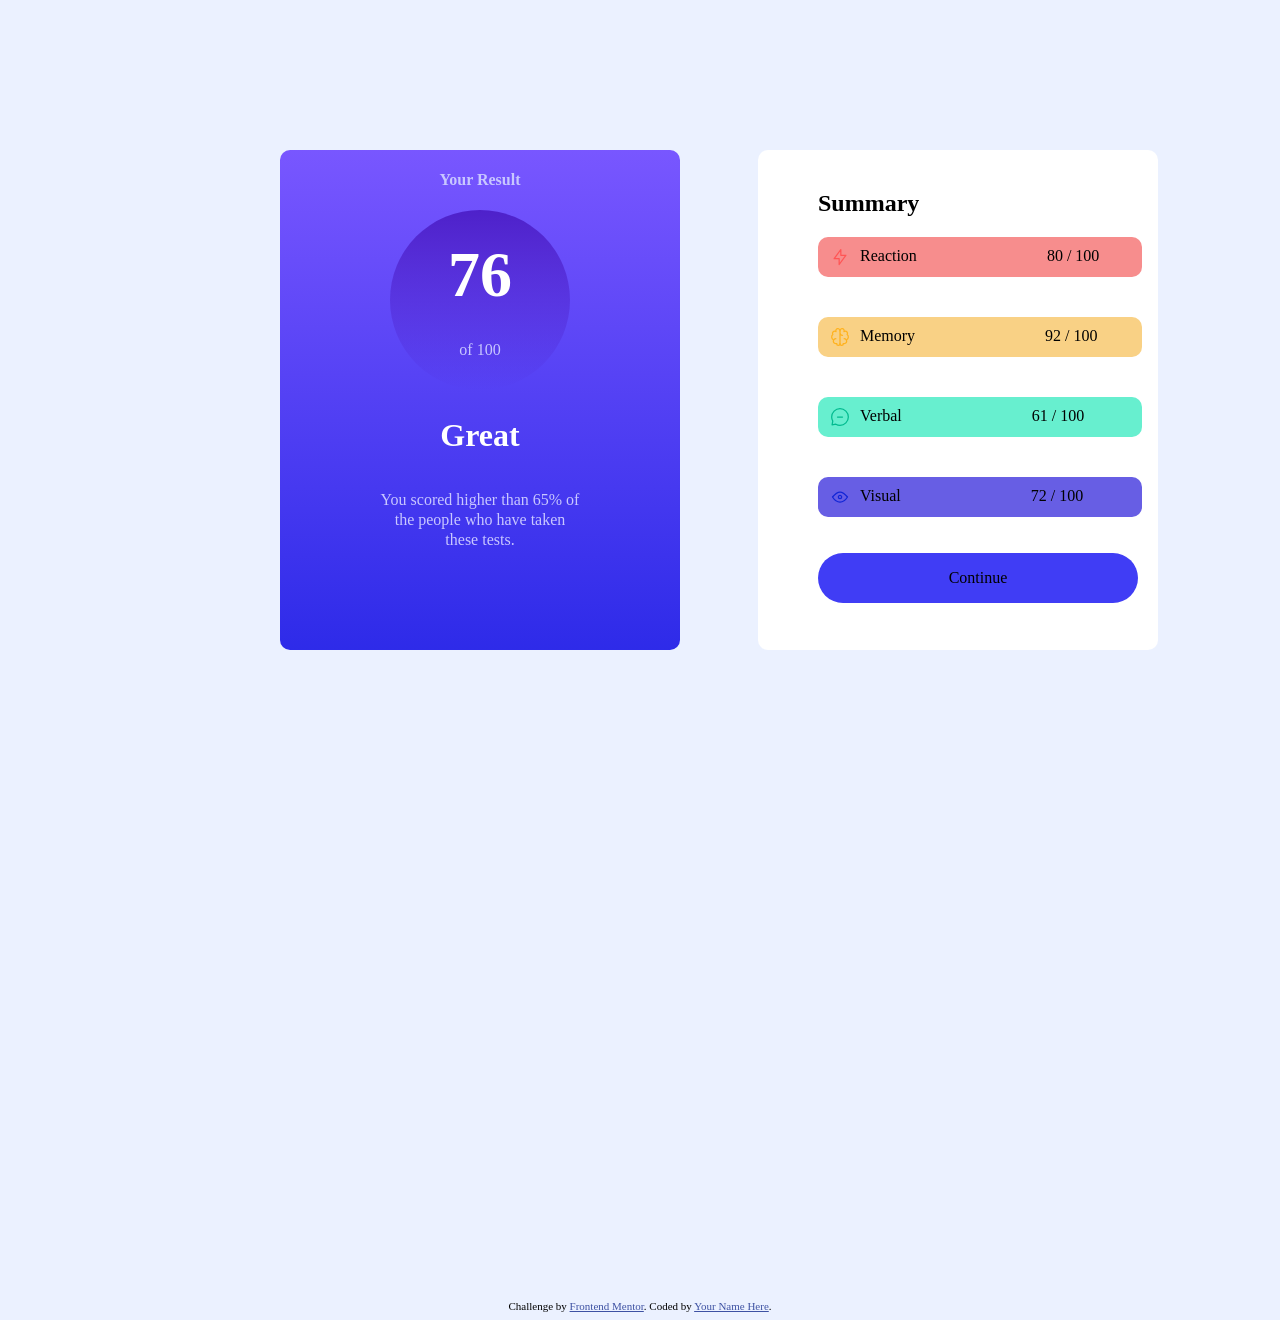
<file: index.html>
<!DOCTYPE html>
<html lang="en">
<head>
  <meta charset="UTF-8">
  <meta name="viewport" content="width=device-width, initial-scale=1.0"> <!-- displays site properly based on user's device -->

  <link rel="icon" type="image/png" sizes="32x32" href="./assets/images/favicon-32x32.png">
  <link rel="stylesheet" href="./style1.css">
  <title>Frontend Mentor | Results summary component</title>

  <!-- Feel free to remove these styles or customise in your own stylesheet 👍 -->
  <style>
    .attribution { font-size: 0.6875rem; text-align: center; }
    .attribution a { color: hsl(228, 45%, 44%); }
  </style>
</head>
<body>
  <section class="tag">
    <h4 class="tag-title">Your Result</h4>
    <div class="tag-score">
      <h1 class="tag-score-h1">76</h1>
      <p class="tag-score-p">of 100</p>
    </div>
    <h1 class="tag-h1">Great</h1>
    <P class="tag-p1">You scored higher than 65% of</P>
    <p class="tag-p2">the people who have taken</p> 
    <p class="tag-p3">these tests.</p>
  </section>
  
  <section class="tasks">
    <div class="tasks1">
    <h1>Summary</h1>
    <div class="tasks2">
      <img src="./assets/images/icon-reaction.svg" alt="" class="tasks2-img1">
      <p class="tasks2-p1">Reaction </p>
      <p class="tasks2-p2">80 / 100</p>
    </div>
    <div class="tasks3">
      <img src="./assets/images/icon-memory.svg" alt="" class="tasks3-img1">
      <p class="tasks2-p1">Memory</p>
      <p class="tasks2-p2">92 / 100</p>
    </div>
    <div class="tasks4">
      <img src="./assets/images/icon-verbal.svg" alt="" class="tasks4-img1">
      <p class="tasks2-p1">Verbal</p>
      <p class="tasks2-p2">61 / 100</p>
    </div>
    <div class="tasks5">
      <img src="./assets/images/icon-visual.svg" alt="" class="tasks5-img1">
      <p class="tasks2-p1">Visual</p>
      <p class="tasks2-p2">72 / 100</p>
    </div>
    </div>
    <p class="tasks-p">Continue</p>
    </div>
  </section>
  
  <footer class="attribution">
    Challenge by <a href="https://www.frontendmentor.io?ref=challenge">Frontend Mentor</a>. 
    Coded by <a href="#">Your Name Here</a>.
  </footer>
</body>
</html>
</file>
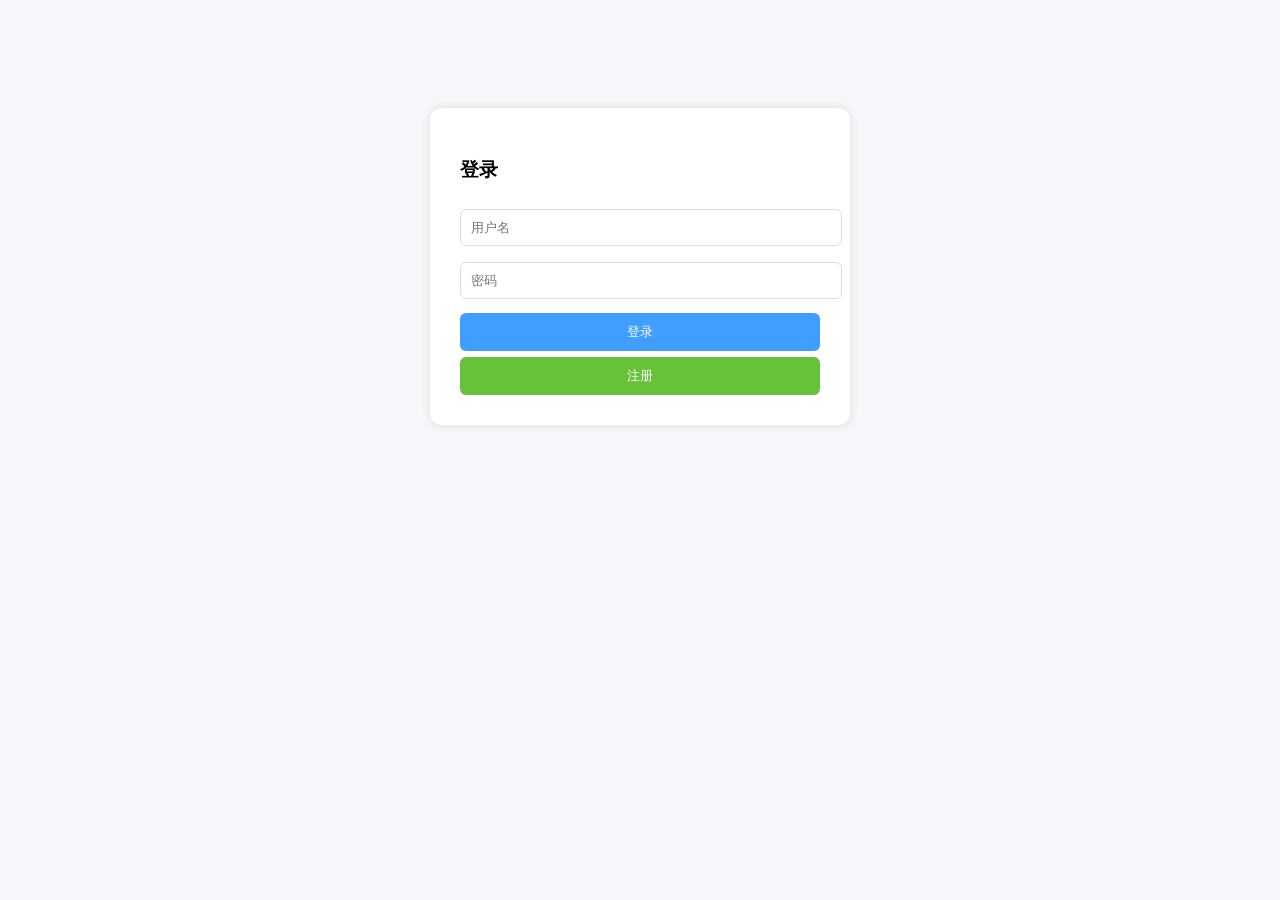
<file: 图书借阅系统/tushujieyuexitong/target/classes/qianduan.html>
<!DOCTYPE html>
<html lang="zh-CN">
<head>
    <meta charset="UTF-8">
    <title>图书借阅系统</title>
    <style>
        body { background: #f5f7fa; padding: 20px; font-family: "Microsoft YaHei"; }
        #loginPage { width: 360px; margin: 80px auto; background: white; padding: 30px; border-radius: 12px; box-shadow: 0 0 10px #ddd; }
        input { width: 100%; padding: 10px; margin: 8px 0; border: 1px solid #ddd; border-radius: 6px; }
        button { width: 100%; padding: 10px; background: #409eff; color: white; border: none; border-radius: 6px; margin-top: 6px; cursor: pointer; }
        .reg { background: #67c23a; }
        #bookPage { display: none; }
        .tool-bar { display: flex; gap: 10px; margin: 20px 0; flex-wrap: wrap; }
        .tool-bar input { width: 160px; }
        .tool-bar button { width: auto; padding: 8px 14px; }
        table { width: 100%; background: white; border-radius: 8px; overflow: hidden; border-collapse: collapse; }
        th, td { padding: 12px; text-align: center; border-bottom: 1px solid #eee; }
        th { background: #409eff; color: white; }
        .status-0 { color: #67c23a; }
        .status-1 { color: #f56c6c; }
        .borrow-box { margin-top: 40px; }
        .modal {
            display: none;
            position: fixed;
            top: 0; left: 0;
            width: 100%; height: 100%;
            background: rgba(0,0,0,0.5);
        }
        .modal-content {
            background: white;
            width: 400px;
            margin: 100px auto;
            padding: 20px;
            border-radius: 10px;
        }
    </style>
</head>

<body>

<div id="loginPage">
    <h3>登录</h3>
    <input id="userName" placeholder="用户名">
    <input id="passWord" type="password" placeholder="密码" onkeydown="if(event.keyCode===13)login()">
    <button onclick="login()">登录</button>
    <button class="reg" onclick="goRegister()">注册</button>
</div>

<div id="bookPage">
    <h2>📚 图书借阅系统</h2>
    <div class="tool-bar">
        <input id="searchName" placeholder="书名">
        <input id="searchCategory" placeholder="分类">
        <button onclick="searchBook()">搜索</button>
        <button onclick="filterStatus(0)">可借</button>
        <button onclick="filterStatus(1)">已借出</button>
        <button onclick="loadBookList()">全部</button>
        <button onclick="initData()">初始化数据</button>
        <button id="addBookBtn" onclick="showAddModal()" style="background:#67c23a;display:none;">新增图书</button>
        <button id="allBorrowBtn" onclick="showAllBorrow()" style="background:#ff9900;display:none;">全部借阅记录</button>
        <button onclick="logout()">退出</button>
    </div>

    <table>
        <tr>
            <th>ID</th><th>书名</th><th>作者</th><th>分类</th><th>类型</th><th>状态</th><th>操作</th>
        </tr>
        <tbody id="bookTable"></tbody>
    </table>

    <!-- 新增弹窗 -->
    <div class="modal" id="addModal">
        <div class="modal-content">
            <h3>新增图书</h3>
            <input id="addBookName" placeholder="书名">
            <input id="addAuthor" placeholder="作者">
            <input id="addCategory" placeholder="分类">
            <input id="addType" placeholder="类型">
            <button onclick="doAddBook()">确认新增</button>
            <button onclick="closeAddModal()" style="background:#999;margin-top:5px;">取消</button>
        </div>
    </div>

    <!-- 编辑弹窗 -->
    <div class="modal" id="editModal">
        <div class="modal-content">
            <h3>编辑图书</h3>
            <input type="hidden" id="editId">
            <input id="editBookName" placeholder="书名">
            <input id="editAuthor" placeholder="作者">
            <input id="editCategory" placeholder="分类">
            <input id="editType" placeholder="类型">
            <button onclick="doEditBook()">保存修改</button>
            <button onclick="closeEditModal()" style="background:#999;margin-top:5px;">取消</button>
        </div>
    </div>

    <!-- 修改密码弹窗 -->
    <div class="modal" id="pwdModal">
        <div class="modal-content">
            <h3>修改密码</h3>
            <input id="oldPwd" placeholder="原密码">
            <input id="newPwd" placeholder="新密码">
            <button onclick="doChangePwd()">确认修改</button>
            <button onclick="closePwdModal()" style="background:#999;margin-top:5px;">取消</button>
        </div>
    </div>

    <div class="borrow-box">
        <h3>📄 我的借阅记录</h3>
        <button onclick="loadMyBorrow()">查看我的借阅</button>
        <button onclick="showPwdModal()" style="background:#67c23a;margin-left:5px;">修改密码</button>
        <table style="margin-top:10px;">
            <tr>
                <th>图书ID</th><th>书名</th><th>借阅人</th><th>借阅时间</th><th>归还时间</th><th>状态</th>
            </tr>
            <tbody id="borrowTable"></tbody>
        </table>
    </div>
</div>

<script>
    let currentUser = "";
    let currentRole = "";
    const baseUrl = "http://localhost:8080";

    // 登录
    function login() {
        let name = document.getElementById("userName").value.trim();
        let pwd = document.getElementById("passWord").value.trim();
        if (!name || !pwd) return alert("请输入账号密码");
        let fd = new FormData();
        fd.append("userName", name);
        fd.append("passWord", pwd);
        fetch(baseUrl + "/admin/login", { method: "POST", body: fd })
            .then(res => res.json())
            .then(data => {
                if (data.code === 200) {
                    currentUser = name;
                    currentRole = data.role;
                    if (currentRole === 'admin') {
                        document.getElementById("addBookBtn").style.display = "inline-block";
                        document.getElementById("allBorrowBtn").style.display = "inline-block";
                    }
                    alert("登录成功！角色：" + currentRole);
                    document.getElementById("loginPage").style.display = "none";
                    document.getElementById("bookPage").style.display = "block";
                    loadBookList();
                } else {
                    alert(data.msg);
                }
            })
    }

    // 新增图书
    function showAddModal() { document.getElementById("addModal").style.display = "block"; }
    function closeAddModal() { document.getElementById("addModal").style.display = "none"; }
    function doAddBook() {
        let bookName = document.getElementById("addBookName").value.trim();
        let author = document.getElementById("addAuthor").value.trim();
        let category = document.getElementById("addCategory").value.trim();
        let type = document.getElementById("addType").value.trim();
        if (!bookName || !author) { alert("书名、作者不能为空！"); return; }
        let fd = new FormData();
        fd.append("bookName", bookName);
        fd.append("author", author);
        fd.append("category", category);
        fd.append("type", type);
        fetch(baseUrl + "/book/add", { method: "POST", body: fd })
            .then(res => res.text())
            .then(msg => { alert(msg); closeAddModal(); loadBookList(); });
    }

    // 编辑图书
    function showEditModal(item) {
        document.getElementById("editId").value = item.id;
        document.getElementById("editBookName").value = item.bookName;
        document.getElementById("editAuthor").value = item.author;
        document.getElementById("editCategory").value = item.category;
        document.getElementById("editType").value = item.type;
        document.getElementById("editModal").style.display = "block";
    }
    function closeEditModal() { document.getElementById("editModal").style.display = "none"; }
    function doEditBook() {
        let id = document.getElementById("editId").value;
        let bookName = document.getElementById("editBookName").value.trim();
        let author = document.getElementById("editAuthor").value.trim();
        let category = document.getElementById("editCategory").value.trim();
        let type = document.getElementById("editType").value.trim();
        if (!bookName || !author) { alert("书名、作者不能为空！"); return; }
        let fd = new FormData();
        fd.append("id", id);
        fd.append("bookName", bookName);
        fd.append("author", author);
        fd.append("category", category);
        fd.append("type", type);
        fetch(baseUrl + "/book/update", { method: "POST", body: fd })
            .then(res => res.text())
            .then(msg => { alert(msg); closeEditModal(); loadBookList(); });
    }

    // 修改密码
    function showPwdModal() { document.getElementById("pwdModal").style.display = "block"; }
    function closePwdModal() { document.getElementById("pwdModal").style.display = "none"; }
    function doChangePwd() {
        let oldPwd = document.getElementById("oldPwd").value.trim();
        let newPwd = document.getElementById("newPwd").value.trim();
        if (!oldPwd || !newPwd) { alert("密码不能为空！"); return; }
        let fd = new FormData();
        fd.append("userName", currentUser);
        fd.append("oldPwd", oldPwd);
        fd.append("newPwd", newPwd);
        fetch(baseUrl + "/admin/changePwd", { method: "POST", body: fd })
            .then(res => res.json())
            .then(data => {
                alert(data.msg);
                if (data.code === 200) closePwdModal();
            });
    }

    // 加载图书
    function loadBookList() {
        fetch(baseUrl + "/book/list")
            .then(res => res.json())
            .then(list => {
                let html = "";
                list.forEach(item => {
                    let statusTxt = item.status === 0 ? "可借" : "已借出";
                    let cls = item.status === 0 ? "status-0" : "status-1";
                    html += `
                    <tr>
                        <td>${item.id}</td>
                        <td>${item.bookName}</td>
                        <td>${item.author}</td>
                        <td>${item.category}</td>
                        <td>${item.type}</td>
                        <td class="${cls}">${statusTxt}</td>
                        <td>
                            ${item.status === 0 ? `<button onclick="borrowBook(${item.id}, currentUser)">借书</button>` : `<button onclick="returnBook(${item.id})">还书</button>`}
                            ${currentRole === 'admin' ? `<button onclick='showEditModal(${JSON.stringify(item)})' style='background:#ff9900;margin-left:5px;'>编辑</button> <button onclick="deleteBook(${item.id})" style="background:#f56c6c;margin-left:5px;">删除</button>` : ''}
                        </td>
                    </tr>`;
                });
                document.getElementById("bookTable").innerHTML = html;
            })
    }

    // 删除图书
    function deleteBook(id) {
        if (!confirm("确定删除？")) return;
        let fd = new FormData();
        fd.append("id", id);
        fetch(baseUrl + "/book/delete", { method: "POST", body: fd })
            .then(res => res.text())
            .then(msg => { alert(msg); loadBookList(); });
    }

    // 借书
    function borrowBook(bookId, username) {
        if (!username) { alert("请先登录！"); return; }
        if (!confirm("确认借阅？")) return;
        let fd = new FormData();
        fd.append("id", bookId);
        fd.append("username", username);
        fetch(baseUrl + "/book/borrow", { method: "POST", body: fd })
            .then(res => res.text())
            .then(msg => { alert(msg); loadBookList(); });
    }

    // 还书
    function returnBook(bookId) {
        if (!confirm("确认归还？")) return;
        let fd = new FormData();
        fd.append("id", bookId);
        fetch(baseUrl + "/book/return", { method: "POST", body: fd })
            .then(res => res.text())
            .then(msg => { alert(msg); loadBookList(); });
    }

    // 我的借阅
    function loadMyBorrow() {
        fetch(baseUrl + "/borrow/myList?username=" + currentUser)
            .then(res => res.json())
            .then(list => {
                let html = "";
                if (list.length === 0) html = `<tr><td colspan="6">暂无记录</td></tr>`;
                else list.forEach(b => {
                    let rt = b.returnTime ? new Date(b.returnTime).toLocaleString() : "未归还";
                    let st = b.status === 0 ? "在借" : "已还";
                    html += `<tr><td>${b.bookId}</td><td>${b.bookName}</td><td>${b.username}</td><td>${new Date(b.borrowTime).toLocaleString()}</td><td>${rt}</td><td>${st}</td></tr>`;
                });
                document.getElementById("borrowTable").innerHTML = html;
            })
    }

    // 管理员查看全部借阅
    function showAllBorrow() {
        fetch(baseUrl + "/borrow/allList")
            .then(res => res.json())
            .then(list => {
                let html = "";
                if (list.length === 0) html = `<tr><td colspan="6">暂无记录</td></tr>`;
                else list.forEach(b => {
                    let rt = b.returnTime ? new Date(b.returnTime).toLocaleString() : "未归还";
                    let st = b.status === 0 ? "在借" : "已还";
                    html += `<tr><td>${b.bookId}</td><td>${b.bookName}</td><td>${b.username}</td><td>${new Date(b.borrowTime).toLocaleString()}</td><td>${rt}</td><td>${st}</td></tr>`;
                });
                document.getElementById("borrowTable").innerHTML = html;
            })
    }

    // 搜索
    function searchBook() {
        let name = document.getElementById("searchName").value.trim();
        let cate = document.getElementById("searchCategory").value.trim();
        let url = new URL(baseUrl + "/book/search");
        if (name) url.searchParams.append("bookName", name);
        if (cate) url.searchParams.append("category", cate);
        fetch(url).then(res => res.json()).then(data => {
            let html = "";
            data.forEach(item => {
                html += `<tr>
                    <td>${item.id}</td>
                    <td>${item.bookName}</td>
                    <td>${item.author}</td>
                    <td>${item.category}</td>
                    <td>${item.type}</td>
                    <td>${item.status===0?'可借':'已借出'}</td>
                    <td>
                        ${item.status === 0 ? `<button onclick="borrowBook(${item.id},currentUser)">借书</button>` : `<button onclick="returnBook(${item.id})">还书</button>`}
                        ${currentRole === 'admin' ? `<button onclick='showEditModal(${JSON.stringify(item)})' style='background:#ff9900;margin-left:5px;'>编辑</button> <button onclick="deleteBook(${item.id})" style="background:red;margin-left:5px;">删除</button>` : ''}
                    </td>
                </tr>`;
            });
            document.getElementById("bookTable").innerHTML = html;
        })
    }

    function filterStatus(status) {
        fetch(baseUrl + "/book/filterByStatus?status=" + status)
            .then(res => res.json())
            .then(data => {
                let html = "";
                data.forEach(item => {
                    html += `<tr>
                        <td>${item.id}</td>
                        <td>${item.bookName}</td>
                        <td>${item.author}</td>
                        <td>${item.category}</td>
                        <td>${item.type}</td>
                        <td>${item.status===0?'可借':'已借出'}</td>
                        <td>
                            ${item.status === 0 ? `<button onclick="borrowBook(${item.id},currentUser)">借书</button>` : `<button onclick="returnBook(${item.id})">还书</button>`}
                            ${currentRole === 'admin' ? `<button onclick='showEditModal(${JSON.stringify(item)})' style='background:#ff9900;margin-left:5px;'>编辑</button> <button onclick="deleteBook(${item.id})" style="background:red;margin-left:5px;">删除</button>` : ''}
                        </td>
                    </tr>`;
                });
                document.getElementById("bookTable").innerHTML = html;
            })
    }

    function initData() {
        if (!confirm("确定初始化图书数据？")) return;
        fetch(baseUrl + "/book/initData").then(res => res.text()).then(msg => { alert(msg); loadBookList(); })
    }

    function logout() {
        currentUser = "";
        currentRole = "";
        document.getElementById("addBookBtn").style.display = "none";
        document.getElementById("allBorrowBtn").style.display = "none";
        document.getElementById("bookPage").style.display = "none";
        document.getElementById("loginPage").style.display = "block";
    }

    function goRegister() {
        let name = prompt("用户名");
        let pwd = prompt("密码");
        if (!name || !pwd) return;
        let fd = new FormData();
        fd.append("userName", name);
        fd.append("passWord", pwd);
        fetch(baseUrl + "/admin/register", { method: "POST", body: fd }).then(res => res.json()).then(data => alert(data.msg));
    }

</script>
</body>
</html>
</file>
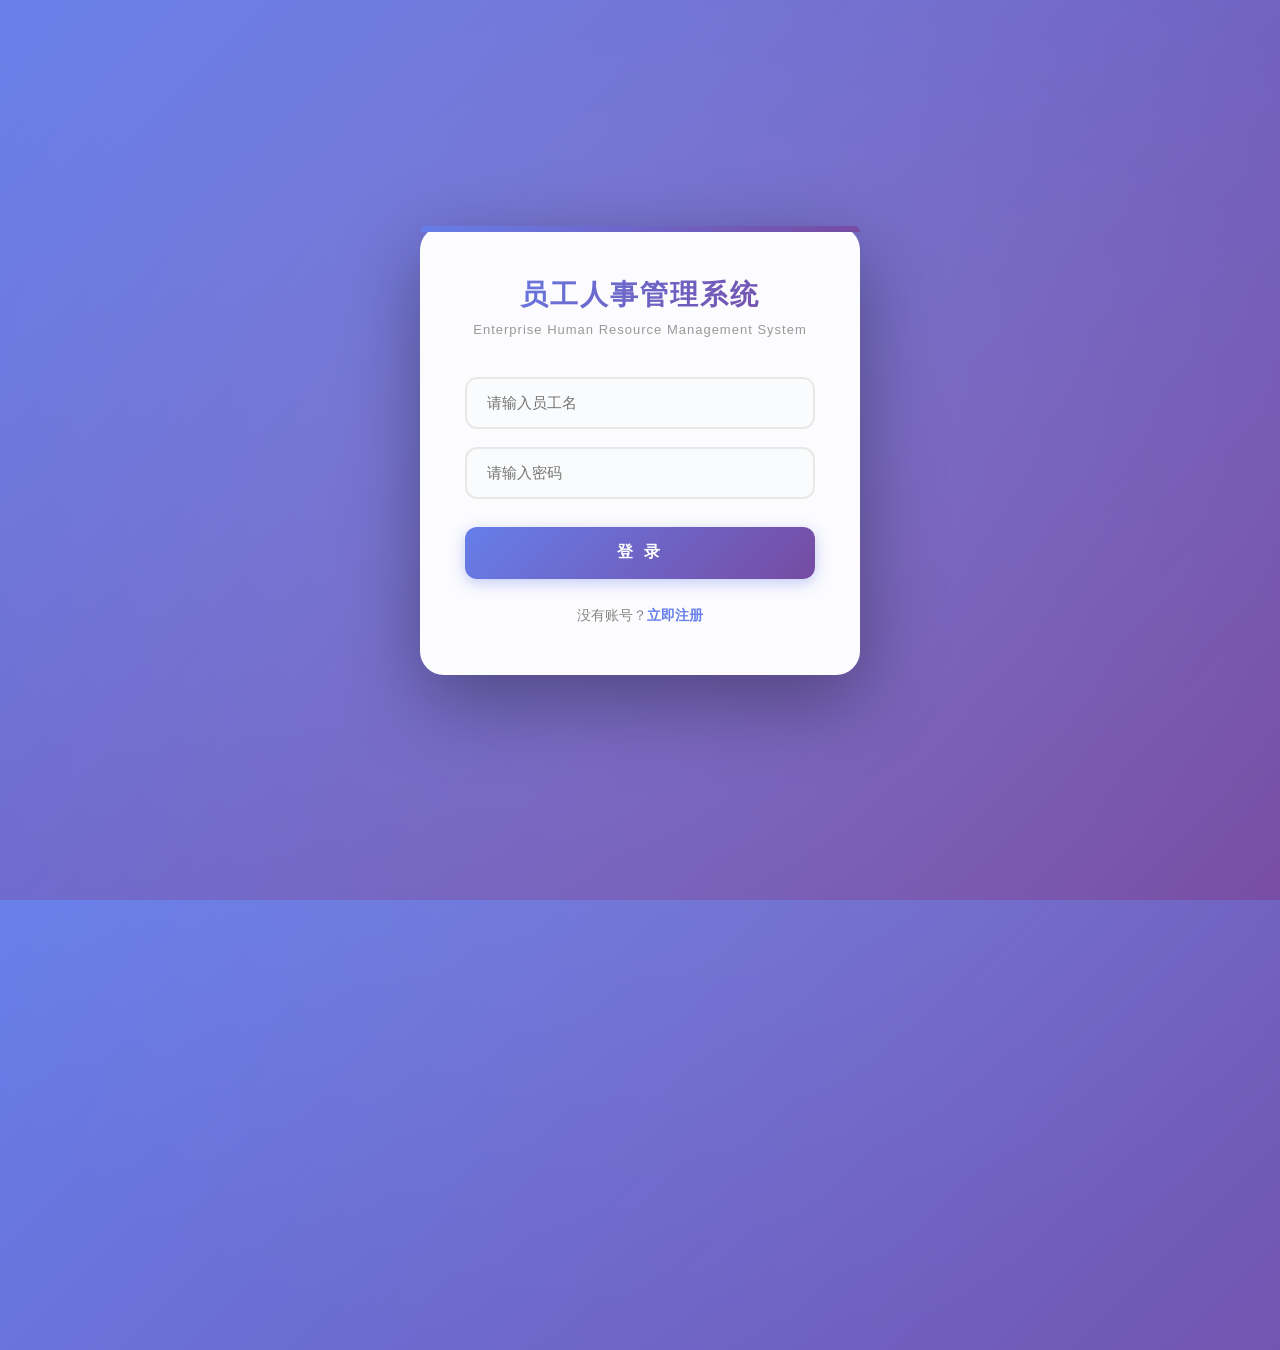
<file: yuangongguanli/src/main/java/qianduan/login.html>
<!DOCTYPE html>
<html lang="zh-CN">
<head>
  <meta charset="UTF-8">
  <meta name="viewport" content="width=device-width, initial-scale=1.0">
  <title>员工人事管理系统 - HRMS</title>
  <style>
    * {margin:0;padding:0;box-sizing:border-box;font-family: "Microsoft YaHei", "PingFang SC", "Helvetica Neue", sans-serif;}
    
    :root {
      --primary: linear-gradient(135deg, #667eea 0%, #764ba2 100%);
      --primary-solid: #667eea;
      --success: linear-gradient(135deg, #11998e 0%, #38ef7d 100%);
      --danger: linear-gradient(135deg, #ff6b6b 0%, #ee5a24 100%);
      --warning: linear-gradient(135deg, #f093fb 0%, #f5576c 100%);
      --info: linear-gradient(135deg, #4facfe 0%, #00f2fe 100%);
      --dark: #2c3e50;
      --light: #ecf0f1;
      --shadow: 0 10px 40px rgba(0, 0, 0, 0.12);
      --shadow-sm: 0 2px 12px rgba(0, 0, 0, 0.08);
    }
    
    /* 登录页面 */
    body.login-page {
      background: var(--primary);
      min-height: 100vh;
      display: flex;
      align-items: center;
      justify-content: center;
      overflow: hidden;
    }
    body.login-page::before {
      content: "";
      position: absolute;
      top: -50%;
      left: -50%;
      width: 200%;
      height: 200%;
      background: radial-gradient(circle, rgba(255,255,255,0.1) 0%, transparent 60%);
      animation: pulse 15s ease infinite;
    }
    @keyframes pulse {
      0%, 100% { transform: scale(1) rotate(0deg); }
      50% { transform: scale(1.1) rotate(180deg); }
    }
    
    .login-container {
      position: relative;
      width: 440px;
      background: rgba(255, 255, 255, 0.98);
      padding: 50px 45px;
      border-radius: 24px;
      box-shadow: 0 25px 80px rgba(0, 0, 0, 0.35);
      backdrop-filter: blur(10px);
      z-index: 10;
    }
    .login-container::before {
      content: "";
      position: absolute;
      top: 0;
      left: 0;
      right: 0;
      height: 6px;
      background: var(--primary);
      border-radius: 24px 24px 0 0;
    }
    .login-logo {
      text-align: center;
      margin-bottom: 40px;
    }
    .login-logo h1 {
      font-size: 28px;
      font-weight: 700;
      background: var(--primary);
      -webkit-background-clip: text;
      -webkit-text-fill-color: transparent;
      margin-bottom: 8px;
      letter-spacing: 2px;
    }
    .login-logo p {
      color: #999;
      font-size: 13px;
      letter-spacing: 1px;
    }
    .login-form {
      position: relative;
    }
    .login-form .login-input {
      width: 100%;
      height: 52px;
      margin-bottom: 18px;
      padding: 0 20px;
      border: 2px solid #e8e8e8;
      border-radius: 12px;
      font-size: 15px;
      transition: all 0.3s ease;
      background: #fafbfc;
      box-sizing: border-box;
    }
    .login-form .login-input:focus {
      outline: none;
      border-color: var(--primary-solid);
      box-shadow: 0 0 0 4px rgba(102, 126, 234, 0.15);
      background: #fff;
    }
    .login-form button {
      width: 100%;
      height: 52px;
      background: var(--primary);
      color: #fff;
      border: none;
      border-radius: 12px;
      cursor: pointer;
      font-size: 16px;
      font-weight: 600;
      transition: all 0.3s ease;
      box-shadow: 0 4px 15px rgba(102, 126, 234, 0.4);
      margin-top: 10px;
      letter-spacing: 3px;
    }
    .login-form button:hover {
      transform: translateY(-3px);
      box-shadow: 0 8px 30px rgba(102, 126, 234, 0.6);
    }
    .login-form button:active {
      transform: translateY(-1px);
    }
    .tab {text-align:center;margin-top:28px;color:#888;font-size:14px;}
    .tab span {color:var(--primary-solid);cursor:pointer;font-weight:600;transition: all 0.3s;}
    .tab span:hover {color:#764ba2;text-decoration: underline;}

    /* 系统主界面 - 整体布局 */
    .system-container {
      display: none;
      min-height: 100vh;
      background: linear-gradient(180deg, #f0f2f5 0%, #e4e8ed 100%);
    }
    
    /* 顶部Header */
    .header {
      height: 64px;
      background: var(--primary);
      display: flex;
      align-items: center;
      justify-content: space-between;
      padding: 0 30px;
      box-shadow: 0 4px 20px rgba(102, 126, 234, 0.3);
      position: fixed;
      top: 0;
      left: 0;
      right: 0;
      z-index: 1000;
    }
    .header-left {
      display: flex;
      align-items: center;
      gap: 25px;
    }
    .header-logo {
      color: #fff;
      font-size: 20px;
      font-weight: 700;
      display: flex;
      align-items: center;
      gap: 12px;
      letter-spacing: 1px;
    }
    .header-logo::before {
      content: "🏢";
      font-size: 26px;
    }
    .header-right {
      display: flex;
      align-items: center;
      gap: 20px;
    }
    .user-info {
      color: #fff;
      display: flex;
      align-items: center;
      gap: 12px;
      font-size: 14px;
      background: rgba(255, 255, 255, 0.15);
      padding: 8px 16px;
      border-radius: 25px;
    }
    .user-avatar {
      width: 36px;
      height: 36px;
      background: rgba(255, 255, 255, 0.3);
      border-radius: 50%;
      display: flex;
      align-items: center;
      justify-content: center;
      font-size: 18px;
    }
    .header-btn {
      padding: 8px 20px;
      background: rgba(255, 255, 255, 0.2);
      color: #fff;
      border: 1px solid rgba(255, 255, 255, 0.3);
      border-radius: 20px;
      cursor: pointer;
      font-size: 14px;
      transition: all 0.3s ease;
    }
    .header-btn:hover {
      background: rgba(255, 255, 255, 0.35);
      transform: translateY(-1px);
    }

    /* 主体内容区 */
    .main-wrapper {
      display: flex;
      margin-top: 64px;
      min-height: calc(100vh - 64px);
    }
    
    /* 左侧导航 */
    .sidebar {
      width: 250px;
      background: #fff;
      border-right: 1px solid #e8e8e8;
      position: fixed;
      top: 64px;
      left: 0;
      bottom: 0;
      overflow-y: auto;
      box-shadow: 4px 0 20px rgba(0, 0, 0, 0.05);
      z-index: 900;
    }
    .sidebar-menu {
      padding: 20px 0;
    }
    .menu-title {
      padding: 15px 25px 10px;
      font-size: 11px;
      color: #999;
      text-transform: uppercase;
      letter-spacing: 2px;
      font-weight: 700;
    }
    .menu-item {
      padding: 14px 25px;
      color: #555;
      cursor: pointer;
      display: flex;
      align-items: center;
      gap: 14px;
      transition: all 0.3s ease;
      border-left: 4px solid transparent;
      font-size: 15px;
      margin: 4px 0;
    }
    .menu-item:hover {
      background: linear-gradient(90deg, rgba(102, 126, 234, 0.08) 0%, transparent 100%);
      color: var(--primary-solid);
    }
    .menu-item.active {
      background: linear-gradient(90deg, rgba(102, 126, 234, 0.15) 0%, transparent 100%);
      color: var(--primary-solid);
      border-left-color: var(--primary-solid);
      font-weight: 600;
      position: relative;
    }
    .menu-item.active::after {
      content: "";
      position: absolute;
      right: 0;
      top: 50%;
      transform: translateY(-50%);
      width: 0;
      height: 0;
      border-top: 8px solid transparent;
      border-bottom: 8px solid transparent;
      border-right: 10px solid #f0f2f5;
    }
    .menu-item .icon {
      font-size: 20px;
      width: 26px;
      text-align: center;
    }

    /* 右侧内容区 */
    .content {
      flex: 1;
      margin-left: 250px;
      padding: 30px 35px;
    }
    
    /* 页面标题动画 */
    @keyframes slideIn {
      from { opacity: 0; transform: translateY(-15px); }
      to { opacity: 1; transform: translateY(0); }
    }
    @keyframes fadeIn {
      from { opacity: 0; }
      to { opacity: 1; }
    }
    
    /* 内容页面 */
    .page {
      display: none;
      animation: fadeIn 0.4s ease;
    }
    .page.show {
      display: block;
      animation: slideIn 0.4s ease;
    }
    .page-card {
      background: #fff;
      border-radius: 16px;
      padding: 28px;
      box-shadow: var(--shadow-sm);
      margin-bottom: 25px;
      transition: all 0.3s ease;
    }
    .page-card:hover {
      box-shadow: var(--shadow);
    }
    .page-header {
      display: flex;
      justify-content: space-between;
      align-items: center;
      margin-bottom: 28px;
      padding-bottom: 18px;
      border-bottom: 2px solid #f5f5f5;
    }
    .page-title {
      font-size: 20px;
      font-weight: 700;
      color: #2c3e50;
      display: flex;
      align-items: center;
      gap: 12px;
    }
    .page-title::before {
      content: "";
      width: 5px;
      height: 26px;
      background: var(--primary);
      border-radius: 3px;
    }

    /* 统计卡片 */
    .stats-grid {
      display: grid;
      grid-template-columns: repeat(auto-fit, minmax(240px, 1fr));
      gap: 20px;
      margin-bottom: 25px;
    }
    .stat-card {
      background: #fff;
      border-radius: 14px;
      padding: 24px;
      box-shadow: var(--shadow-sm);
      display: flex;
      align-items: center;
      gap: 20px;
      transition: all 0.3s ease;
    }
    .stat-card:hover {
      transform: translateY(-4px);
      box-shadow: var(--shadow);
    }
    .stat-icon {
      width: 60px;
      height: 60px;
      border-radius: 14px;
      display: flex;
      align-items: center;
      justify-content: center;
      font-size: 28px;
    }
    .stat-info h3 {
      font-size: 28px;
      font-weight: 700;
      color: #2c3e50;
      margin-bottom: 4px;
    }
    .stat-info p {
      font-size: 13px;
      color: #999;
    }

    /* 表格样式 */
    table {
      width: 100%;
      border-collapse: separate;
      border-spacing: 0;
      background: #fff;
      border-radius: 12px;
      overflow: hidden;
    }
    th {
      background: var(--primary);
      color: #fff;
      padding: 16px 18px;
      font-weight: 600;
      text-align: center;
      font-size: 14px;
      letter-spacing: 0.5px;
    }
    th:first-child { border-radius: 12px 0 0 0; }
    th:last-child { border-radius: 0 12px 0 0; }
    td {
      padding: 15px 18px;
      text-align: center;
      border-bottom: 1px solid #f5f5f5;
      font-size: 14px;
      color: #555;
    }
    tr:hover td {
      background: linear-gradient(90deg, rgba(102, 126, 234, 0.05) 0%, transparent 100%);
    }
    tr:last-child td { border-bottom: none; }
    tbody tr { transition: all 0.2s ease; }

    /* 按钮样式 */
    .btn {
      padding: 10px 22px;
      border: none;
      border-radius: 10px;
      cursor: pointer;
      font-size: 14px;
      font-weight: 500;
      transition: all 0.3s ease;
      display: inline-flex;
      align-items: center;
      gap: 8px;
      letter-spacing: 0.5px;
    }
    .btn-primary {
      background: var(--primary);
      color: #fff;
      box-shadow: 0 4px 15px rgba(102, 126, 234, 0.4);
    }
    .btn-primary:hover {
      transform: translateY(-2px);
      box-shadow: 0 6px 25px rgba(102, 126, 234, 0.5);
    }
    .btn-success {
      background: var(--success);
      color: #fff;
      box-shadow: 0 4px 15px rgba(56, 239, 125, 0.4);
    }
    .btn-success:hover {
      transform: translateY(-2px);
      box-shadow: 0 6px 25px rgba(56, 239, 125, 0.5);
    }
    .btn-danger {
      background: var(--danger);
      color: #fff;
      box-shadow: 0 4px 15px rgba(238, 90, 36, 0.4);
    }
    .btn-danger:hover {
      transform: translateY(-2px);
      box-shadow: 0 6px 25px rgba(238, 90, 36, 0.5);
    }
    .btn-warning {
      background: var(--warning);
      color: #fff;
      box-shadow: 0 4px 15px rgba(245, 87, 108, 0.4);
    }
    .btn-warning:hover {
      transform: translateY(-2px);
      box-shadow: 0 6px 25px rgba(245, 87, 108, 0.5);
    }
    .btn-info {
      background: var(--info);
      color: #fff;
      box-shadow: 0 4px 15px rgba(79, 172, 254, 0.4);
    }
    .btn-info:hover {
      transform: translateY(-2px);
      box-shadow: 0 6px 25px rgba(79, 172, 254, 0.5);
    }
    .btn-sm {
      padding: 7px 14px;
      font-size: 13px;
    }
    .btn + .btn {
      margin-left: 10px;
    }

    /* 输入框 */
    input[type="text"],
    input[type="password"],
    input[type="number"],
    input[type="datetime-local"],
    input[type="date"],
    select {
      padding: 11px 16px;
      width: 200px;
      margin-right: 12px;
      margin-bottom: 12px;
      border: 2px solid #e8e8e8;
      border-radius: 10px;
      font-size: 14px;
      transition: all 0.3s ease;
      background: #fafbfc;
    }
    input[type="text"]:focus,
    input[type="password"]:focus,
    input[type="number"]:focus,
    input[type="datetime-local"]:focus,
    select:focus {
      outline: none;
      border-color: var(--primary-solid);
      box-shadow: 0 0 0 4px rgba(102, 126, 234, 0.15);
      background: #fff;
    }

    /* 搜索栏 */
    .search-bar {
      display: flex;
      gap: 12px;
      margin-bottom: 22px;
      flex-wrap: wrap;
      align-items: center;
    }
    .search-bar input {
      flex: 1;
      min-width: 200px;
    }

    /* 信息卡片 */
    .info-card {
      background: linear-gradient(135deg, #f8f9fa 0%, #e9ecef 100%);
      padding: 28px;
      border-radius: 16px;
      margin-bottom: 25px;
    }
    .info-card h4 {
      font-size: 17px;
      font-weight: 700;
      color: #2c3e50;
      margin-bottom: 20px;
      padding-bottom: 14px;
      border-bottom: 3px solid var(--primary-solid);
      display: inline-block;
    }
    .info-grid {
      display: grid;
      grid-template-columns: repeat(auto-fit, minmax(280px, 1fr));
      gap: 16px;
    }
    .info-item {
      background: #fff;
      padding: 18px 20px;
      border-radius: 12px;
      display: flex;
      align-items: center;
      box-shadow: 0 3px 12px rgba(0, 0, 0, 0.06);
      transition: all 0.3s ease;
    }
    .info-item:hover {
      transform: translateX(5px);
      box-shadow: 0 5px 20px rgba(0, 0, 0, 0.1);
    }
    .info-item .label {
      font-weight: 600;
      color: var(--primary-solid);
      width: 110px;
      flex-shrink: 0;
    }
    .info-item .value {
      color: #333;
      flex: 1;
      font-size: 15px;
    }

    /* 弹窗 */
    .modal-overlay {
      display: none;
      position: fixed;
      top: 0;
      left: 0;
      right: 0;
      bottom: 0;
      background: rgba(0, 0, 0, 0.6);
      z-index: 2000;
      align-items: center;
      justify-content: center;
      backdrop-filter: blur(4px);
    }
    .modal {
      background: #fff;
      padding: 32px;
      border-radius: 20px;
      box-shadow: 0 25px 80px rgba(0, 0, 0, 0.3);
      width: 480px;
      max-width: 90%;
      animation: modalSlideIn 0.3s ease;
      display: none;
      position: relative;
      z-index: 2001;
    }
    @keyframes modalSlideIn {
      from { opacity: 0; transform: translateY(-30px) scale(0.95); }
      to { opacity: 1; transform: translateY(0) scale(1); }
    }
    .modal-header {
      display: flex;
      justify-content: space-between;
      align-items: center;
      margin-bottom: 28px;
      padding-bottom: 18px;
      border-bottom: 2px solid #f5f5f5;
    }
    .modal-title {
      font-size: 19px;
      font-weight: 700;
      color: #2c3e50;
    }
    .modal-close {
      width: 34px;
      height: 34px;
      background: #f5f5f5;
      border: none;
      border-radius: 50%;
      cursor: pointer;
      font-size: 20px;
      color: #999;
      transition: all 0.3s ease;
      display: flex;
      align-items: center;
      justify-content: center;
    }
    .modal-close:hover {
      background: var(--danger);
      color: #fff;
      transform: rotate(90deg);
    }
    .modal input[type="text"],
    .modal input[type="password"],
    .modal input[type="number"] {
      width: 100%;
      margin-bottom: 16px;
    }
    .modal-footer {
      display: flex;
      justify-content: flex-end;
      gap: 12px;
      margin-top: 24px;
    }

    /* 状态标签 */
    .status {
      padding: 5px 14px;
      border-radius: 20px;
      font-size: 12px;
      font-weight: 600;
      display: inline-block;
      letter-spacing: 0.5px;
    }
    .status-normal {
      background: rgba(103, 194, 58, 0.15);
      color: #67c23a;
    }
    .status-pending {
      background: rgba(230, 162, 60, 0.15);
      color: #e6a23c;
    }
    .status-approved {
      background: rgba(103, 194, 58, 0.15);
      color: #67c23a;
    }
    .status-rejected {
      background: rgba(245, 108, 108, 0.15);
      color: #f56c6c;
    }
    .status-late {
      background: rgba(245, 108, 108, 0.15);
      color: #f56c6c;
    }
    .status-early {
      background: rgba(230, 162, 60, 0.15);
      color: #e6a23c;
    }
    .status-serious {
      background: rgba(245, 108, 108, 0.25);
      color: #f56c6c;
      font-weight: 700;
    }

    /* 打卡按钮 */
    .attendance-btns {
      display: flex;
      gap: 18px;
      margin-bottom: 28px;
    }
    .attendance-btn {
      padding: 16px 40px;
      font-size: 16px;
      border-radius: 12px;
      border: none;
      cursor: pointer;
      font-weight: 600;
      transition: all 0.3s ease;
      display: flex;
      align-items: center;
      gap: 10px;
      letter-spacing: 1px;
    }
    .checkin-btn {
      background: var(--success);
      color: #fff;
      box-shadow: 0 4px 20px rgba(56, 239, 125, 0.4);
    }
    .checkout-btn {
      background: var(--danger);
      color: #fff;
      box-shadow: 0 4px 20px rgba(244, 92, 67, 0.4);
    }
    .attendance-btn:hover {
      transform: translateY(-3px);
      box-shadow: 0 8px 30px rgba(0, 0, 0, 0.25);
    }
    .attendance-btn:active {
      transform: translateY(-1px);
    }

    /* 加载动画 */
    .loading {
      display: flex;
      align-items: center;
      justify-content: center;
      padding: 40px;
      color: #999;
    }
    .loading::before {
      content: "";
      width: 30px;
      height: 30px;
      border: 3px solid #e8e8e8;
      border-top-color: var(--primary-solid);
      border-radius: 50%;
      animation: spin 0.8s linear infinite;
      margin-right: 12px;
    }
    @keyframes spin {
      to { transform: rotate(360deg); }
    }

    /* 空状态 */
    .empty-state {
      text-align: center;
      padding: 50px 20px;
      color: #999;
    }
    .empty-state .icon {
      font-size: 50px;
      margin-bottom: 15px;
      opacity: 0.5;
    }
    .empty-state p {
      font-size: 15px;
    }

    /* 面包屑导航 */
    .breadcrumb {
      display: flex;
      align-items: center;
      gap: 8px;
      margin-bottom: 20px;
      font-size: 13px;
      color: #999;
    }
    .breadcrumb span {
      color: var(--primary-solid);
      font-weight: 500;
    }

    /* 响应式 */
    @media (max-width: 1200px) {
      .sidebar { width: 220px; }
      .content { margin-left: 220px; }
    }
    @media (max-width: 1024px) {
      .sidebar { width: 200px; }
      .content { margin-left: 200px; }
      .stats-grid { grid-template-columns: repeat(2, 1fr); }
    }
    @media (max-width: 768px) {
      .sidebar { display: none; }
      .content { margin-left: 0; }
      .header-logo span { display: none; }
      .stats-grid { grid-template-columns: 1fr; }
    }
  </style>
</head>
<body class="login-page">

<!-- 登录页面 -->
<div class="login-container" id="loginBox">
  <div class="login-logo">
    <h1>员工人事管理系统</h1>
    <p>Enterprise Human Resource Management System</p>
  </div>
  <div class="login-form">
    <div id="loginForm">
      <input id="loginUsername" placeholder="请输入员工名" class="login-input">
      <input id="loginPwd" placeholder="请输入密码" type="password" class="login-input">
      <button onclick="doLogin()">登 录</button>
      <div class="tab">没有账号？<span onclick="showReg()">立即注册</span></div>
    </div>
    <div id="regForm" style="display:none">
      <input id="regUsername" placeholder="请输入员工名" class="login-input">
      <input id="regPwd" placeholder="请输入密码" type="password" class="login-input">
      <button onclick="doRegister()">注 册</button>
      <div class="tab">已有账号？<span onclick="showLogin()">返回登录</span></div>
    </div>
  </div>
</div>

<!-- 系统主界面 -->
<div class="system-container" id="systemContainer">
  <!-- 顶部Header -->
  <div class="header">
    <div class="header-left">
      <div class="header-logo">
        <span>员工人事管理系统</span>
      </div>
    </div>
    <div class="header-right">
      <div class="user-info">
        <div class="user-avatar">👤</div>
        <span id="headerUsername">用户</span>
        <span id="headerRole" style="opacity:0.8"></span>
      </div>
      <button class="header-btn" onclick="logout()">退出登录</button>
    </div>
  </div>

  <!-- 主体内容区 -->
  <div class="main-wrapper">
    <!-- 左侧导航栏 - 管理员 -->
    <div class="sidebar" id="adminSidebar">
      <div class="sidebar-menu">
        <div class="menu-title">系统管理</div>
        <div class="menu-item" onclick="showPage('user')" data-page="user">
          <span class="icon">👥</span>
          <span>用户管理</span>
        </div>
        <div class="menu-item" onclick="showPage('emp')" data-page="emp">
          <span class="icon">👔</span>
          <span>员工管理</span>
        </div>
        <div class="menu-item" onclick="showPage('dept')" data-page="dept">
          <span class="icon">🏢</span>
          <span>部门管理</span>
        </div>
        <div class="menu-item" onclick="showPage('leave')" data-page="leave">
          <span class="icon">📝</span>
          <span>请假审批</span>
        </div>
        <div class="menu-item" onclick="showPage('attendance')" data-page="attendance">
          <span class="icon">📅</span>
          <span>考勤管理</span>
        </div>
        <div class="menu-item" onclick="showPage('systemLog')" data-page="systemLog">
          <span class="icon">📊</span>
          <span>系统日志</span>
        </div>
        <div class="menu-title" style="margin-top:20px;">个人信息</div>
        <div class="menu-item" onclick="showPage('myInfo')" data-page="myInfo">
          <span class="icon">👤</span>
          <span>我的信息</span>
        </div>
      </div>
    </div>

    <!-- 左侧导航栏 - 普通员工 -->
    <div class="sidebar" id="userSidebar" style="display:none;">
      <div class="sidebar-menu">
        <div class="menu-title">我的工作</div>
        <div class="menu-item" onclick="showPage('myInfo')" data-page="myInfo">
          <span class="icon">👤</span>
          <span>我的信息</span>
        </div>
        <div class="menu-item" onclick="showPage('myAttendance')" data-page="myAttendance">
          <span class="icon">📅</span>
          <span>我的考勤</span>
        </div>
        <div class="menu-item" onclick="showPage('myLeave')" data-page="myLeave">
          <span class="icon">📝</span>
          <span>请假申请</span>
        </div>
        <div class="menu-item" onclick="showPage('changePassword')" data-page="changePassword">
          <span class="icon">🔐</span>
          <span>修改密码</span>
        </div>
      </div>
    </div>

    <!-- 右侧内容区 -->
    <div class="content">
      <!-- 用户管理页面 -->
      <div class="page" id="userPage">
        <div class="page-card">
          <div class="page-header">
            <div class="page-title">用户管理</div>
          </div>
          <div style="background:linear-gradient(135deg, #f8f9fa 0%, #e9ecef 100%);padding:24px;border-radius:14px;margin-bottom:22px;">
            <h4 style="margin-bottom:18px;color:#2c3e50;font-size:16px;font-weight:700;">🔍 搜索用户</h4>
            <input id="userSearchName" placeholder="输入用户名搜索" style="width:250px;">
            <button onclick="searchUser()" class="btn btn-primary">搜索</button>
            <button onclick="loadUserList()" class="btn btn-primary" style="margin-left:10px;">显示全部</button>
          </div>
          
          <div style="background:linear-gradient(135deg, #f8f9fa 0%, #e9ecef 100%);padding:24px;border-radius:14px;margin-bottom:22px;">
            <h4 style="margin-bottom:18px;color:#2c3e50;font-size:16px;font-weight:700;">➕ 添加新用户</h4>
            <input id="userName" placeholder="用户名" style="width:200px;height:36px;padding:0 12px;border:2px solid #e8e8e8;border-radius:8px;font-size:14px;">
            <input id="userPwd" placeholder="密码" type="password" style="width:200px;height:36px;padding:0 12px;border:2px solid #e8e8e8;border-radius:8px;font-size:14px;margin-left:10px;">
            <button onclick="addUser()" class="btn btn-primary" style="margin-left:10px;">保存</button>
          </div>
          
          <table>
            <thead>
              <tr><th>ID</th><th>用户名</th><th>角色</th><th>操作</th></tr>
            </thead>
            <tbody id="userTable"></tbody>
          </table>
        </div>
      </div>

      <!-- 员工管理页面 -->
      <div class="page" id="empPage">
        <div class="page-card">
          <div class="page-header">
            <div class="page-title">员工管理</div>
          </div>
          <div style="background:linear-gradient(135deg, #f8f9fa 0%, #e9ecef 100%);padding:24px;border-radius:14px;margin-bottom:22px;">
            <h4 style="margin-bottom:18px;color:#2c3e50;font-size:16px;font-weight:700;">🔍 搜索员工</h4>
            <input id="empSearchName" placeholder="输入员工名搜索" style="width:250px;">
            <button onclick="searchEmp()" class="btn btn-primary">搜索</button>
            <button onclick="loadEmpList()" class="btn btn-primary" style="margin-left:10px;">显示全部</button>
          </div>
          
          <div style="background:linear-gradient(135deg, #f8f9fa 0%, #e9ecef 100%);padding:24px;border-radius:14px;margin-bottom:22px;">
            <h4 style="margin-bottom:18px;color:#2c3e50;font-size:16px;font-weight:700;">➕ 添加新员工</h4>
            <input id="newEmpName" placeholder="员工姓名" style="width:180px;">
            <input id="newEmpPhone" placeholder="电话号码" style="width:180px;">
            <input id="newEmpIdCard" placeholder="身份证号" style="width:200px;">
            <input id="newEmpDeptId" placeholder="部门 ID" style="width:120px;">
            <input id="newEmpUsername" placeholder="关联账号" style="width:150px;">
            <input id="newEmpSalary" placeholder="薪资" style="width:120px;">
            <input id="newEmpEntryTime" type="date" placeholder="入职时间" style="width:150px;">
            <button onclick="addEmpForm()" class="btn btn-primary">保存</button>
          </div>
          
          <table>
            <thead>
              <tr><th>ID</th><th>姓名</th><th>电话</th><th>身份证</th><th>部门</th><th>账号</th><th>薪资</th><th>入职时间</th><th>状态</th><th>操作</th></tr>
            </thead>
            <tbody id="empTable"></tbody>
          </table>
        </div>
      </div>

      <!-- 部门管理页面 -->
      <div class="page" id="deptPage">
        <div class="page-card">
          <div class="page-header">
            <div class="page-title">部门管理</div>
          </div>
          <div style="background:linear-gradient(135deg, #f8f9fa 0%, #e9ecef 100%);padding:24px;border-radius:14px;margin-bottom:22px;">
            <h4 style="margin-bottom:18px;color:#2c3e50;font-size:16px;font-weight:700;">🔍 搜索部门</h4>
            <input id="deptSearchName" placeholder="输入部门名称搜索" style="width:250px;">
            <button onclick="searchDept()" class="btn btn-primary">搜索</button>
            <button onclick="loadDeptList()" class="btn btn-primary" style="margin-left:10px;">显示全部</button>
          </div>
          
          <div style="background:linear-gradient(135deg, #f8f9fa 0%, #e9ecef 100%);padding:24px;border-radius:14px;margin-bottom:22px;">
            <h4 style="margin-bottom:18px;color:#2c3e50;font-size:16px;font-weight:700;">➕ 添加新部门</h4>
            <input id="newDeptNo" placeholder="部门编号" style="width:150px;">
            <input id="newDeptName" placeholder="部门名称" style="width:180px;">
            <input id="newDeptManager" placeholder="负责人" style="width:150px;">
            <button onclick="addDeptForm()" class="btn btn-primary">保存</button>
          </div>
          
          <table>
            <thead>
              <tr><th>ID</th><th>部门编号</th><th>部门名称</th><th>负责人</th><th>操作</th></tr>
            </thead>
            <tbody id="deptTable"></tbody>
          </table>
        </div>
      </div>

      <!-- 请假审批页面 -->
      <div class="page" id="leavePage">
        <div class="page-card">
          <div class="page-header">
            <div class="page-title">请假审批</div>
          </div>
          <table>
            <thead>
              <tr><th>ID</th><th>申请人</th><th>开始时间</th><th>结束时间</th><th>类型</th><th>理由</th><th>状态</th><th>操作</th></tr>
            </thead>
            <tbody id="leaveTable"></tbody>
          </table>
        </div>
      </div>

      <!-- 考勤管理页面 -->
      <div class="page" id="attendancePage">
        <div class="page-card">
          <div class="page-header">
            <div class="page-title">考勤管理</div>
          </div>
          <div class="search-bar">
            <input type="text" id="searchAttendanceUsername" placeholder="输入员工账号名搜索...">
            <button onclick="loadAllAttendance()" class="btn btn-primary">搜索</button>
          </div>
          <div style="background:linear-gradient(135deg, #f8f9fa 0%, #e9ecef 100%);padding:24px;border-radius:14px;margin-bottom:22px;">
            <h4 style="margin-bottom:18px;color:#2c3e50;font-size:16px;font-weight:700;">🔄 调整考勤状态</h4>
            <input id="adjustAttendanceId" placeholder="考勤记录ID" style="width:150px;height:36px;padding:0 12px;border:2px solid #e8e8e8;border-radius:8px;font-size:14px;">
            <select id="adjustStatus" style="width:150px;height:36px;padding:0 12px;border:2px solid #e8e8e8;border-radius:8px;font-size:14px;margin-left:10px;">
              <option value="正常">正常</option>
              <option value="迟到">迟到</option>
              <option value="早退">早退</option>
              <option value="严重迟到">严重迟到</option>
              <option value="请假">请假</option>
              <option value="旷工">旷工</option>
            </select>
            <button onclick="adjustAttendanceStatus()" class="btn btn-primary" style="margin-left:10px;">确认调整</button>
          </div>
          
          <table>
            <thead>
              <tr><th>ID</th><th>员工</th><th>日期</th><th>打卡时间</th><th>类型</th><th>状态</th><th>操作</th></tr>
            </thead>
            <tbody id="attendanceTable"></tbody>
          </table>
        </div>
      </div>

      <!-- 系统日志页面 -->
      <div class="page" id="systemLogPage">
        <div class="page-card">
          <div class="page-header">
            <div class="page-title">系统日志</div>
          </div>
          <div class="search-bar">
            <input type="text" id="searchLogUsername" placeholder="输入员工名字搜索...">
            <button onclick="searchLogs()" class="btn btn-primary">搜索</button>
            <button onclick="loadAllLogs()" class="btn btn-success">查看全部</button>
          </div>
          <table>
            <thead>
              <tr><th>ID</th><th>用户名</th><th>操作</th><th>IP地址</th><th>时间</th></tr>
            </thead>
            <tbody id="logTable"></tbody>
          </table>
        </div>
      </div>

      <!-- 管理员 - 我的信息页面 -->
      <div class="page" id="myInfos">
        <div class="stats-grid">
          <div class="stat-card">
            <div class="stat-icon" style="background: linear-gradient(135deg, #667eea 0%, #764ba2 100%); color: #fff;">👥</div>
            <div class="stat-info">
              <h3 id="statUserCount">-</h3>
              <p>系统用户</p>
            </div>
          </div>
          <div class="stat-card">
            <div class="stat-icon" style="background: linear-gradient(135deg, #11998e 0%, #38ef7d 100%); color: #fff;">👔</div>
            <div class="stat-info">
              <h3 id="statEmpCount">-</h3>
              <p>员工总数</p>
            </div>
          </div>
          <div class="stat-card">
            <div class="stat-icon" style="background: linear-gradient(135deg, #4facfe 0%, #00f2fe 100%); color: #fff;">🏢</div>
            <div class="stat-info">
              <h3 id="statDeptCount">-</h3>
              <p>部门数量</p>
            </div>
          </div>
          <div class="stat-card">
            <div class="stat-icon" style="background: linear-gradient(135deg, #f093fb 0%, #f5576c 100%); color: #fff;">📋</div>
            <div class="stat-info">
              <h3 id="statLeaveCount">-</h3>
              <p>待审批请假</p>
            </div>
          </div>
        </div>
        
        <div class="page-card">
          <div class="page-header">
            <div class="page-title">我的信息</div>
          </div>
          <div class="attendance-btns">
            <button class="attendance-btn checkin-btn" onclick="adminCheckIn()">🕘 上班打卡</button>
            <button class="attendance-btn checkout-btn" onclick="adminCheckOut()">🕖 下班打卡</button>
          </div>
          <div id="myInfoContents">加载中...</div>
          
          <h4 style="margin:30px 0 15px 0;color:#2c3e50;font-size:17px;font-weight:700;">📅 我的考勤记录</h4>
          <table>
            <thead>
              <tr><th>日期</th><th>上班打卡</th><th>下班打卡</th><th>状态</th></tr>
            </thead>
            <tbody id="adminAttendanceTable"></tbody>
          </table>
          
          <h4 style="margin:30px 0 15px 0;color:#2c3e50;font-size:17px;font-weight:700;">📝 请假申请</h4>
          <div style="background:linear-gradient(135deg, #f8f9fa 0%, #e9ecef 100%);padding:24px;border-radius:14px;margin-bottom:22px;">
            <input id="adminLeaveStart" type="datetime-local" placeholder="开始时间" style="width:200px;">
            <input id="adminLeaveEnd" type="datetime-local" placeholder="结束时间" style="width:200px;">
            <input id="adminLeaveType" type="text" placeholder="请假类型（事假/病假/年假）" style="width:250px;">
            <input id="adminLeaveReason" type="text" placeholder="请假理由" style="width:250px;"><br>
            <button onclick="adminApplyLeave()" class="btn btn-primary" style="margin-top:12px;">提交申请</button>
          </div>
          
          <h4 style="margin:30px 0 15px 0;color:#2c3e50;font-size:17px;font-weight:700;">📋 请假记录</h4>
          <table>
            <thead>
              <tr><th>ID</th><th>开始时间</th><th>结束时间</th><th>类型</th><th>理由</th><th>状态</th></tr>
            </thead>
            <tbody id="adminLeaveTable"></tbody>
          </table>
        </div>
      </div>

      <!-- 普通员工 - 我的信息页面 -->
      <div class="page" id="myInfo">
        <div class="page-card">
          <div class="page-header">
            <div class="page-title">我的信息</div>
          </div>
          <div id="myInfoContent">加载中...</div>
        </div>
      </div>

      <!-- 普通员工 - 请假申请页面 -->
      <div class="page" id="myLeave">
        <div class="page-card">
          <div class="page-header">
            <div class="page-title">请假申请</div>
          </div>
          <div style="background:#f8f9fa;padding:25px;border-radius:12px;margin-bottom:25px;">
            <input id="leaveStart" type="datetime-local" placeholder="开始时间" style="width:200px;">
            <input id="leaveEnd" type="datetime-local" placeholder="结束时间" style="width:200px;">
            <input id="leaveType" type="text" placeholder="请假类型（事假/病假/年假）" style="width:250px;">
            <input id="leaveReason" type="text" placeholder="请假理由" style="width:250px;"><br>
            <button onclick="applyLeave()" class="btn btn-primary" style="margin-top:15px;">提交申请</button>
          </div>
          
          <div class="page-header" style="margin-top:30px;">
            <div class="page-title">我的请假记录</div>
          </div>
          <table>
            <thead>
              <tr><th>ID</th><th>开始时间</th><th>结束时间</th><th>类型</th><th>理由</th><th>状态</th></tr>
            </thead>
            <tbody id="myLeaveTable"></tbody>
          </table>
        </div>
      </div>

      <!-- 普通员工 - 我的考勤页面 -->
      <div class="page" id="myAttendance">
        <div class="stats-grid">
          <div class="stat-card">
            <div class="stat-icon" style="background: var(--success); color: #fff;">✓</div>
            <div class="stat-info">
              <h3 id="statNormalCount">-</h3>
              <p>正常考勤</p>
            </div>
          </div>
          <div class="stat-card">
            <div class="stat-icon" style="background: var(--danger); color: #fff;">!</div>
            <div class="stat-info">
              <h3 id="statLateCount">-</h3>
              <p>迟到次数</p>
            </div>
          </div>
        </div>
        
        <div class="page-card">
          <div class="page-header">
            <div class="page-title">我的考勤</div>
          </div>
          <div class="attendance-btns">
            <button class="attendance-btn checkin-btn" onclick="checkIn()">🕘 上班打卡</button>
            <button class="attendance-btn checkout-btn" onclick="checkOut()">🕖 下班打卡</button>
          </div>
          <table>
            <thead>
              <tr><th>日期</th><th>上班打卡</th><th>下班打卡</th><th>状态</th></tr>
            </thead>
            <tbody id="myAttendanceTable"></tbody>
          </table>
        </div>
      </div>

      <!-- 普通员工 - 修改密码页面 -->
      <div class="page" id="changePassword">
        <div class="page-card">
          <div class="page-header">
            <div class="page-title">修改密码</div>
          </div>
          <div style="max-width:500px;">
            <div style="margin-bottom:20px;">
              <label style="display:block;margin-bottom:8px;font-weight:600;color:#333;">原密码</label>
              <input type="password" id="oldPassword" placeholder="请输入原密码" style="width:100%;">
            </div>
            <div style="margin-bottom:20px;">
              <label style="display:block;margin-bottom:8px;font-weight:600;color:#333;">新密码</label>
              <input type="password" id="newPassword" placeholder="请输入新密码" style="width:100%;">
            </div>
            <div style="margin-bottom:25px;">
              <label style="display:block;margin-bottom:8px;font-weight:600;color:#333;">确认新密码</label>
              <input type="password" id="confirmPassword" placeholder="请再次输入新密码" style="width:100%;">
            </div>
            <button onclick="changePassword()" class="btn btn-primary" style="width:100%;padding:12px;">修改密码</button>
          </div>
        </div>
      </div>
    </div>
  </div>
</div>

<!-- 通用弹窗 -->
<div class="modal-overlay" id="editModalOverlay">
  <div class="modal" id="editModal">
    <div class="modal-header">
      <div class="modal-title" id="modalTitle">编辑</div>
      <button class="modal-close" onclick="closeModal()">×</button>
    </div>
    <div id="modalContent"></div>
    <div class="modal-footer">
      <button class="btn btn-primary" onclick="saveEdit()">保存</button>
      <button class="btn" style="background:#999;color:#fff;" onclick="closeModal()">取消</button>
    </div>
  </div>
</div>

<script>
  let token = localStorage.getItem("token") || "";
  let currentRole = localStorage.getItem("role") || "";
  let currentUsername = localStorage.getItem("username") || "";
  let currentEditType = "";

  // 页面加载时检查登录状态
  window.onload = function() {
    if (token && currentRole) {
      showMain();
    }
  };

  // 显示注册表单
  function showReg() {
    document.getElementById("loginForm").style.display = "none";
    document.getElementById("regForm").style.display = "block";
  }

  // 显示登录表单
  function showLogin() {
    document.getElementById("loginForm").style.display = "block";
    document.getElementById("regForm").style.display = "none";
  }

  // 显示主界面
  function showMain() {
    document.getElementById("loginBox").style.display = "none";
    document.getElementById("systemContainer").style.display = "block";
    document.body.classList.remove("login-page");
    
    // 更新Header用户信息
    document.getElementById("headerUsername").textContent = currentUsername;
    document.getElementById("headerRole").textContent = currentRole === "admin" ? "（管理员）" : "（普通员工）";
    
    // 显示对应的侧边栏
    if (currentRole === "admin") {
      document.getElementById("adminSidebar").style.display = "block";
      document.getElementById("userSidebar").style.display = "none";
      showPage("user");
    } else {
      document.getElementById("adminSidebar").style.display = "none";
      document.getElementById("userSidebar").style.display = "block";
      showPage("myInfo");
    }
  }

  // 页面切换
  function showPage(name) {
    document.querySelectorAll(".page").forEach(p => p.classList.remove("show"));
    document.querySelectorAll(".menu-item").forEach(m => m.classList.remove("active"));
    
    // 特殊处理管理员的myInfo页面
    if (currentRole === "admin" && name === "myInfo") {
      document.getElementById("myInfos")?.classList.add("show");
    } else {
      const pageEl = document.getElementById(name + "Page") || document.getElementById(name);
      if (pageEl) pageEl.classList.add("show");
    }
    
    // 高亮当前菜单
    document.querySelector(`.menu-item[data-page="${name}"]`)?.classList.add("active");
    
    // 加载对应数据
    if (name === "user") loadUserList();
    if (name === "emp") loadEmpList();
    if (name === "dept") loadDeptList();
    if (name === "leave") loadAllLeave();
    if (name === "attendance") loadAllAttendance();
    if (name === "systemLog") loadAllLogs();
    if (name === "myInfo") {
      loadMyInfo();
      if (currentRole === "admin") {
        loadAdminStats();
        loadAdminAttendance();
        loadAdminLeave();
      }
    }
    if (name === "myLeave") loadMyLeave();
    if (name === "myAttendance") {
      loadMyAttendance();
      loadAttendanceStats();
    }
  }
  
  // ========== 加载统计数据（管理员仪表盘）==========
  async function loadAdminStats() {
    try {
      let userRes = await fetch("http://localhost:8080/user/alldemouser", { headers: { "token": token } });
      let userData = await userRes.json();
      let userCount = userData.data ? userData.data.length : 0;
      
      let empRes = await fetch("http://localhost:8080/user/allemployee", { headers: { "token": token } });
      let empData = await empRes.json();
      let empCount = empData.data ? empData.data.length : 0;
      
      let deptRes = await fetch("http://localhost:8080/user/alldepartment", { headers: { "token": token } });
      let deptData = await deptRes.json();
      let deptCount = deptData.data ? deptData.data.length : 0;
      
      let leaveRes = await fetch("http://localhost:8080/leave/listAllLeave", { headers: { "token": token } });
      let leaveData = await leaveRes.json();
      let pendingCount = leaveData.data ? leaveData.data.filter(l => l.status === 'pending').length : 0;
      
      document.getElementById("statUserCount").textContent = userCount;
      document.getElementById("statEmpCount").textContent = empCount;
      document.getElementById("statDeptCount").textContent = deptCount;
      document.getElementById("statLeaveCount").textContent = pendingCount;
    } catch (e) {
      console.error("加载统计数据失败:", e);
    }
  }
  
  // ========== 加载考勤统计数据（普通员工）==========
  async function loadAttendanceStats() {
    try {
      let res = await fetch("http://localhost:8080/attendance/my?t=" + Date.now(), { headers: { "token": token } });
      let data = await res.json();
      let list = data.data || [];
      let normalCount = list.filter(a => a.status === '正常').length;
      let lateCount = list.filter(a => a.status && a.status.includes('迟到')).length;
      
      document.getElementById("statNormalCount").textContent = normalCount;
      document.getElementById("statLateCount").textContent = lateCount;
    } catch (e) {
      console.error("加载考勤统计数据失败:", e);
    }
  }

  // 登录
  async function doLogin() {
    let username = document.getElementById("loginUsername").value;
    let password = document.getElementById("loginPwd").value;
    
    let res = await fetch("http://localhost:8080/user/login", {
      method: "POST",
      headers: { "Content-Type": "application/json" },
      body: JSON.stringify({ username, password })
    }).then(r => r.json());
    
    if (res.code === 200) {
      token = res.data;
      localStorage.setItem("token", token);
      
      // 解析token获取角色
      try {
        let payload = JSON.parse(atob(token.split(".")[1]));
        currentRole = payload.role || "user";
        currentUsername = payload.username || username;
      } catch (e) {
        currentRole = "user";
        currentUsername = username;
      }
      
      localStorage.setItem("role", currentRole);
      localStorage.setItem("username", currentUsername);
      
      alert("登录成功！");
      showMain();
    } else {
      alert(res.msg || "登录失败");
    }
  }

  // 注册
  async function doRegister() {
    let username = document.getElementById("regUsername").value;
    let password = document.getElementById("regPwd").value;
    
    let res = await fetch("http://localhost:8080/user/register", {
      method: "POST",
      headers: { "Content-Type": "application/json" },
      body: JSON.stringify({ username, password })
    }).then(r => r.json());
    
    alert(res.msg);
    if (res.code === 200) showLogin();
  }

  // 退出登录
  function logout() {
    localStorage.clear();
    token = "";
    currentRole = "";
    currentUsername = "";
    location.reload();
  }

  // ========== 用户管理 ==========
  async function loadUserList() {
    try {
      let res = await fetch("http://localhost:8080/user/alldemouser", { headers: { "token": token } });
      let data = await res.json();
      let list = data.data || [];
      let html = "";
      list.forEach(u => {
        let realId = u.id || "未知ID";
        html += `<tr>
                  <td>${realId}</td>
                  <td>${u.username}</td>
                  <td>${u.role === 'admin' ? '管理员' : '普通员工'}</td>
                  <td>
                    <button class="btn btn-danger btn-sm" onclick="delUser(${u.id})">删除</button>
                  </td>
                </tr>`;
      });
      document.getElementById("userTable").innerHTML = html;
    } catch (e) {
      document.getElementById("userTable").innerHTML = "<tr><td colspan='4'>加载失败</td></tr>";
    }
  }

  async function searchUser() {
    let searchName = document.getElementById("userSearchName").value.trim();
    try {
      let res = await fetch("http://localhost:8080/user/alldemouser", { headers: { "token": token } });
      let data = await res.json();
      let list = data.data || [];
      
      // 前端过滤
      if (searchName) {
        list = list.filter(u => u.username && u.username.toLowerCase().includes(searchName.toLowerCase()));
      }
      
      let html = "";
      list.forEach(u => {
        let roleText = u.role === "admin" ? '<span class="status status-approved">管理员</span>' : '<span class="status status-rejected">普通员工</span>';
        html += `<tr><td>${u.id}</td><td>${u.username}</td><td>${roleText}</td><td><button class="btn btn-danger btn-sm" onclick="delUser(${u.id})">删除</button></td></tr>`;
      });
      document.getElementById("userTable").innerHTML = html;
    } catch (e) {
      document.getElementById("userTable").innerHTML = "<tr><td colspan='4'>搜索失败</td></tr>";
    }
  }

  async function addUser() {
    let username = document.getElementById("userName").value;
    let password = document.getElementById("userPwd").value;
    
    if (!username || !password) {
      alert("请填写用户名和密码");
      return;
    }
    
    let res = await fetch("http://localhost:8080/user/register", {
      method: "POST",
      headers: { "Content-Type": "application/json", "token": token },
      body: JSON.stringify({ username, password })
    }).then(r => r.json());
    
    alert(res.msg);
    if (res.code === 200) {
      document.getElementById("userName").value = "";
      document.getElementById("userPwd").value = "";
      loadUserList();
    }
  }

  async function delUser(id) {
    if (!confirm("确定删除？")) return;
    let res = await fetch(`http://localhost:8080/user/delete?id=${id}`, { headers: { "token": token } });
    let data = await res.json();
    alert(data.msg);
    if (data.code === 200) loadUserList();
  }

  // ========== 员工管理 ==========
  async function loadEmpList() {
    try {
      let res = await fetch("http://localhost:8080/user/allemployee", { headers: { "token": token } });
      let data = await res.json();
      let list = data.data || [];
      let html = "";
      list.forEach(e => {
        let statusText = e.status === "active" ? '<span class="status status-approved">在职</span>' : '<span class="status status-rejected">离职</span>';
        html += `<tr>
                  <td>${e.id}</td>
                  <td>${e.name}</td>
                  <td>${e.phone}</td>
                  <td>${e.idCard}</td>
                  <td>${e.deptName || '未分配'}</td>
                  <td>${e.username}</td>
                  <td>${e.salary || '未设置'}</td>
                  <td>${e.entryTime || '未设置'}</td>
                  <td>${statusText}</td>
                  <td>
                    <button class="btn btn-warning btn-sm" onclick="editEmp(${e.id})">修改</button>
                    <button class="btn btn-danger btn-sm" onclick="delEmp(${e.id})">删除</button>
                  </td>
                </tr>`;
      });
      document.getElementById("empTable").innerHTML = html;
    } catch (e) {
      document.getElementById("empTable").innerHTML = "<tr><td colspan='10'>加载失败</td></tr>";
    }
  }

  async function searchEmp() {
    let searchName = document.getElementById("empSearchName").value.trim();
    try {
      let res = await fetch("http://localhost:8080/user/allemployee", { headers: { "token": token } });
      let data = await res.json();
      let list = data.data || [];
      
      // 前端过滤
      if (searchName) {
        list = list.filter(e => e.name && e.name.toLowerCase().includes(searchName.toLowerCase()));
      }
      
      let html = "";
      list.forEach(e => {
        let statusText = e.status === "active" ? '<span class="status status-approved">在职</span>' : '<span class="status status-rejected">离职</span>';
        html += `<tr>
                  <td>${e.id}</td>
                  <td>${e.name}</td>
                  <td>${e.phone}</td>
                  <td>${e.idCard}</td>
                  <td>${e.deptName || '未分配'}</td>
                  <td>${e.username}</td>
                  <td>${e.salary || '未设置'}</td>
                  <td>${e.entryTime || '未设置'}</td>
                  <td>${statusText}</td>
                  <td>
                    <button class="btn btn-warning btn-sm" onclick="editEmp(${e.id})">修改</button>
                    <button class="btn btn-danger btn-sm" onclick="delEmp(${e.id})">删除</button>
                  </td>
                </tr>`;
      });
      document.getElementById("empTable").innerHTML = html;
    } catch (e) {
      document.getElementById("empTable").innerHTML = "<tr><td colspan='10'>搜索失败</td></tr>";
    }
  }

  async function addEmpForm() {
    let name = document.getElementById("newEmpName").value;
    let phone = document.getElementById("newEmpPhone").value;
    let idCard = document.getElementById("newEmpIdCard").value;
    let deptId = document.getElementById("newEmpDeptId").value;
    let username = document.getElementById("newEmpUsername").value;
    let salary = document.getElementById("newEmpSalary").value;
    let entryTime = document.getElementById("newEmpEntryTime").value;
    
    if (!name || !username) {
      alert("姓名和账号不能为空");
      return;
    }
    
    let res = await fetch("http://localhost:8080/user/insertemp", {
      method: "POST",
      headers: { "Content-Type": "application/json", "token": token },
      body: JSON.stringify({ name, phone, idCard, deptId, username, salary, entryTime })
    }).then(r => r.json());
    
    alert(res.msg);
    
    if (res.code === 200) {
      loadEmpList();
      document.getElementById("newEmpName").value = "";
      document.getElementById("newEmpPhone").value = "";
      document.getElementById("newEmpIdCard").value = "";
      document.getElementById("newEmpDeptId").value = "";
      document.getElementById("newEmpUsername").value = "";
      document.getElementById("newEmpSalary").value = "";
      document.getElementById("newEmpEntryTime").value = "";
    }
  }

  async function addEmp() {
    let name = prompt("请输入员工姓名：");
    let phone = prompt("请输入员工电话：");
    let idCard = prompt("请输入身份证号：");
    let deptId = prompt("请输入部门ID：");
    let username = prompt("请输入关联账号：");
    let salary = prompt("请输入薪资：");
    let entryTime = prompt("请输入入职时间（格式：2024-01-01）：");
    
    if (!name || !username) {
      alert("姓名和账号不能为空");
      return;
    }
    
    let res = await fetch("http://localhost:8080/user/insertemp", {
      method: "POST",
      headers: { "Content-Type": "application/json", "token": token },
      body: JSON.stringify({ name, phone, idCard, deptId, username, salary, entryTime })
    }).then(r => r.json());
    
    alert(res.msg);
    if (res.code === 200) loadEmpList();
  }

  async function editEmp(id) {
    currentEditType = "emp";
    console.log("编辑员工ID:", id);
    console.log("当前token:", token);
    
    fetch(`http://localhost:8080/user/getEmployeeById?id=${id}`, { 
      method: 'GET',
      headers: { 
        "token": token,
        "Content-Type": "application/json"
      } 
    })
      .then(res => {
        console.log("HTTP状态码:", res.status);
        return res.json();
      })
      .then(data => {
        console.log("接口返回数据:", data);
        if (data.code === 200 && data.data) {
          let emp = data.data;
          document.getElementById("modalTitle").innerHTML = "修改员工信息";
          document.getElementById("modalContent").innerHTML = `
            <input type="hidden" id="editId" value="${emp.id}">
            <input type="text" id="editName" placeholder="姓名" value="${emp.name || ''}"><br>
            <input type="text" id="editPhone" placeholder="电话" value="${emp.phone || ''}"><br>
            <input type="text" id="editIdCard" placeholder="身份证" value="${emp.idCard || ''}"><br>
            <input type="text" id="editDeptId" placeholder="部门ID" value="${emp.deptId || ''}"><br>
            <input type="text" id="editUsername" placeholder="账号" value="${emp.username || ''}"><br>
            <input type="text" id="editSalary" placeholder="薪资" value="${emp.salary || ''}"><br>
            <input type="text" id="editEntryTime" placeholder="入职时间" value="${emp.entryTime || ''}"><br>
            <select id="editStatus">
              <option value="" ${!emp.status ? 'selected' : ''}>-- 选择状态 --</option>
              <option value="active" ${emp.status === 'active' ? 'selected' : ''}>在职</option>
              <option value="inactive" ${emp.status === 'inactive' ? 'selected' : ''}>离职</option>
            </select>
          `;
          document.getElementById("editModalOverlay").style.display = "flex";
          document.getElementById("editModal").style.display = "block";
        } else {
          alert(data.msg || "获取员工信息失败，code=" + data.code);
        }
      })
      .catch(e => {
        console.error("获取员工信息出错:", e);
        alert("获取员工信息出错: " + e.message);
      });
  }

  async function saveEmpEdit() {
    let id = document.getElementById("editId").value;
    let name = document.getElementById("editName").value;
    let phone = document.getElementById("editPhone").value;
    let idCard = document.getElementById("editIdCard").value;
    let deptId = document.getElementById("editDeptId").value;
    let username = document.getElementById("editUsername").value;
    let salary = document.getElementById("editSalary").value;
    let entryTime = document.getElementById("editEntryTime").value;
    let status = document.getElementById("editStatus").value;
    
    let data = { id };
    if (name) data.name = name;
    if (phone) data.phone = phone;
    if (idCard) data.idCard = idCard;
    if (deptId) data.deptId = parseInt(deptId);
    if (username) data.username = username;
    if (salary) data.salary = parseFloat(salary);
    if (entryTime) data.entryTime = entryTime;
    if (status) data.status = status;
    
    let res = await fetch("http://localhost:8080/user/updateemployee", {
      method: "POST",
      headers: { "Content-Type": "application/json", "token": token },
      body: JSON.stringify(data)
    }).then(r => r.json());
    
    alert(res.msg || "修改成功");
    if (res.code === 200) {
      closeModal();
      loadEmpList();
    }
  }

  async function delEmp(id) {
    if (!confirm("确定删除？")) return;
    let res = await fetch(`http://localhost:8080/user/deleteemp?id=${id}`, { headers: { "token": token } });
    let data = await res.json();
    alert(data.msg);
    if (data.code === 200) loadEmpList();
  }

  // ========== 部门管理 ==========
  // 全局变量保存部门列表数据
  let deptListData = [];

  async function loadDeptList() {
    try {
      let res = await fetch("http://localhost:8080/user/alldepartment", { headers: { "token": token } });
      let data = await res.json();
      deptListData = data.data || [];
      let html = "";
      deptListData.forEach(d => {
        html += `<tr>
                  <td>${d.id}</td>
                  <td>${d.deptNo}</td>
                  <td>${d.deptName}</td>
                  <td>${d.managerName || '-'}</td>
                  <td>
                    <button class="btn btn-warning btn-sm" onclick="editDept(${d.id})">修改</button>
                    <button class="btn btn-danger btn-sm" onclick="delDept(${d.id})">删除</button>
                  </td>
                </tr>`;
      });
      document.getElementById("deptTable").innerHTML = html;
    } catch (e) {
      document.getElementById("deptTable").innerHTML = "<tr><td colspan='5'>加载失败</td></tr>";
    }
  }

  async function searchDept() {
    let searchName = document.getElementById("deptSearchName").value.trim();
    try {
      let res = await fetch("http://localhost:8080/user/alldepartment", { headers: { "token": token } });
      let data = await res.json();
      let list = data.data || [];
      
      // 前端过滤
      if (searchName) {
        list = list.filter(d => d.deptName && d.deptName.toLowerCase().includes(searchName.toLowerCase()));
      }
      
      let html = "";
      list.forEach(d => {
        html += `<tr><td>${d.id}</td><td>${d.deptNo}</td><td>${d.deptName}</td><td>${d.managerName || '无'}</td><td><button class="btn btn-warning btn-sm" onclick="editDept(${d.id})">修改</button><button class="btn btn-danger btn-sm" onclick="delDept(${d.id})">删除</button></td></tr>`;
      });
      document.getElementById("deptTable").innerHTML = html;
    } catch (e) {
      document.getElementById("deptTable").innerHTML = "<tr><td colspan='5'>搜索失败</td></tr>";
    }
  }

  async function addDeptForm() {
    let deptNo = document.getElementById("newDeptNo").value;
    let deptName = document.getElementById("newDeptName").value;
    let managerName = document.getElementById("newDeptManager").value;
    
    if (!deptNo || !deptName) {
      alert("部门编号和名称不能为空");
      return;
    }
    
    let res = await fetch("http://localhost:8080/user/insertdepartment", {
      method: "POST",
      headers: { "Content-Type": "application/json", "token": token },
      body: JSON.stringify({ deptNo, deptName, managerName })
    }).then(r => r.json());
    
    alert(res.msg);
    
    if (res.code === 200) {
      loadDeptList();
      document.getElementById("newDeptNo").value = "";
      document.getElementById("newDeptName").value = "";
      document.getElementById("newDeptManager").value = "";
    }
  }

  async function addDept() {
    let deptNo = prompt("请输入部门编号：");
    let deptName = prompt("请输入部门名称：");
    let managerName = prompt("请输入负责人：");
    
    if (!deptNo || !deptName) {
      alert("部门编号和名称不能为空");
      return;
    }
    
    let res = await fetch("http://localhost:8080/user/insertdepartment", {
      method: "POST",
      headers: { "Content-Type": "application/json", "token": token },
      body: JSON.stringify({ deptNo, deptName, managerName })
    }).then(r => r.json());
    
    alert(res.msg);
    if (res.code === 200) loadDeptList();
  }

  function editDept(id) {
    currentEditType = "dept";
    
    // 从全局变量中查找部门数据
    let dept = deptListData.find(d => d.id === id);
    
    if (dept) {
      document.getElementById("modalTitle").innerHTML = "修改部门信息";
      document.getElementById("modalContent").innerHTML = `
      <input type="hidden" id="editId" value="${dept.id}">
      <input type="number" id="editDeptNo" placeholder="部门编号" value="${dept.deptNo || ''}"><br>
      <input type="text" id="editDeptName" placeholder="部门名称" value="${dept.deptName || ''}"><br>
      <input type="text" id="editManagerName" placeholder="负责人" value="${dept.managerName || ''}">
      `;
      document.getElementById("editModalOverlay").style.display = "flex";
      document.getElementById("editModal").style.display = "block";
    } else {
      alert("未找到部门信息，请刷新页面后重试");
    }
  }

  async function saveDeptEdit() {
    let id = document.getElementById("editId").value;
    let deptNo = document.getElementById("editDeptNo").value;
    let deptName = document.getElementById("editDeptName").value;
    let managerName = document.getElementById("editManagerName").value;
    
    let data = { id };
    if (deptNo) data.deptNo = parseInt(deptNo);
    if (deptName) data.deptName = deptName;
    if (managerName) data.managerName = managerName;
    
    let res = await fetch("http://localhost:8080/user/updatedepartment", {
      method: "POST",
      headers: { "Content-Type": "application/json", "token": token },
      body: JSON.stringify(data)
    }).then(r => r.json());
    
    alert(res.msg || "修改成功");
    if (res.code === 200) {
      closeModal();
      loadDeptList();
    }
  }

  async function delDept(id) {
    if (!confirm("确定删除？")) return;
    let res = await fetch(`http://localhost:8080/user/deletedepartment?id=${id}`, { headers: { "token": token } });
    let data = await res.json();
    alert(data.msg);
    if (data.code === 200) loadDeptList();
  }

  // ========== 请假管理 ==========
  async function loadAllLeave() {
    try {
      let res = await fetch("http://localhost:8080/leave/listAllLeave", { headers: { "token": token } });
      let data = await res.json();
      let list = data.data || [];
      let html = "";
      list.forEach(l => {
        let statusClass = l.status === 'pending' ? 'status-pending' : (l.status === 'approved' ? 'status-approved' : 'status-rejected');
        let statusText = l.status === 'pending' ? '待审批' : (l.status === 'approved' ? '已批准' : '已拒绝');
        let actionHtml = l.status === 'pending' ? 
          `<button class="btn btn-success btn-sm" onclick="approveLeave(${l.id})">批准</button>
           <button class="btn btn-danger btn-sm" onclick="rejectLeave(${l.id})">拒绝</button>` : 
          `<span class="status ${statusClass}">${statusText}</span>`;
        html += `<tr>
                  <td>${l.id}</td>
                  <td>${l.username}</td>
                  <td>${l.startTime}</td>
                  <td>${l.endTime}</td>
                  <td>${l.type}</td>
                  <td>${l.reason}</td>
                  <td>${actionHtml}</td>
                </tr>`;
      });
      document.getElementById("leaveTable").innerHTML = html;
    } catch (e) {
      document.getElementById("leaveTable").innerHTML = "<tr><td colspan='7'>加载失败</td></tr>";
    }
  }

  async function approveLeave(id) {
    let res = await fetch(`http://localhost:8080/leave/approve?id=${id}`, { headers: { "token": token } });
    let data = await res.json();
    alert(data.msg);
    if (data.code === 200) loadAllLeave();
  }

  async function rejectLeave(id) {
    let res = await fetch(`http://localhost:8080/leave/reject?id=${id}`, { headers: { "token": token } });
    let data = await res.json();
    alert(data.msg);
    if (data.code === 200) loadAllLeave();
  }

  // ========== 考勤管理 ==========
  async function loadAllAttendance() {
    try {
      let searchName = document.getElementById("searchAttendanceUsername").value;
      let url = "http://localhost:8080/attendance/all";
      if (searchName) {
        url += `?username=${encodeURIComponent(searchName)}`;
      }
      let res = await fetch(url, { headers: { "token": token } });
      let data = await res.json();
      let list = data.data || [];
      let html = "";
      list.forEach(a => {
        let statusText = a.status || '正常';
        let typeText = a.type === '上班' ? '上班打卡' : '下班打卡';
        html += `<tr>
                  <td>${a.id}</td>
                  <td>${a.username}</td>
                  <td>${a.date}</td>
                  <td>${a.clockTime}</td>
                  <td>${typeText}</td>
                  <td>${statusText}</td>
                  <td>
                    <button class="btn btn-warning btn-sm" onclick="showAdjustModal(${a.id}, '${statusText}')">调整状态</button>
                  </td>
                </tr>`;
      });
      document.getElementById("attendanceTable").innerHTML = html;
    } catch (e) {
      document.getElementById("attendanceTable").innerHTML = "<tr><td colspan='7'>加载失败</td></tr>";
    }
  }

  async function adjustAttendanceStatus() {
    let attendanceId = document.getElementById("adjustAttendanceId").value;
    let status = document.getElementById("adjustStatus").value;
    
    if (!attendanceId) {
      alert("请输入考勤记录ID");
      return;
    }
    
    let res = await fetch("http://localhost:8080/attendance/updateStatus", {
      method: "POST",
      headers: { "Content-Type": "application/json", "token": token },
      body: JSON.stringify({ id: attendanceId, status: status })
    }).then(r => r.json());
    
    alert(res.msg);
    if (res.code === 200) {
      loadAllAttendance();
      document.getElementById("adjustAttendanceId").value = "";
    }
  }

  function showAdjustModal(id, currentStatus) {
    document.getElementById("adjustAttendanceId").value = id;
    document.getElementById("adjustStatus").value = currentStatus;
  }

  // ========== 系统日志 ==========
  async function loadAllLogs() {
    try {
      let res = await fetch("http://localhost:8080/log/all", { headers: { "token": token } });
      let data = await res.json();
      let list = data.data || [];
      let html = "";
      if (list.length === 0) {
        html = "<tr><td colspan='5'>暂无日志记录</td></tr>";
      } else {
        list.forEach(log => {
          html += `<tr>
                      <td>${log.id}</td>
                      <td>${log.username}</td>
                      <td>${log.action}</td>
                      <td>${log.ipAddress || '-'}</td>
                      <td>${log.createTime || '-'}</td>
                  </tr>`;
        });
      }
      document.getElementById("logTable").innerHTML = html;
    } catch (e) {
      document.getElementById("logTable").innerHTML = "<tr><td colspan='5'>加载失败</td></tr>";
    }
  }

  async function searchLogs() {
    let username = document.getElementById("searchLogUsername").value;
    if (!username) {
      alert("请输入要搜索的用户名");
      return;
    }
    try {
      let res = await fetch(`http://localhost:8080/log/search?username=${encodeURIComponent(username)}`, { headers: { "token": token } });
      let data = await res.json();
      let list = data.data || [];
      let html = "";
      if (list.length === 0) {
        html = "<tr><td colspan='5'>暂无匹配的日志记录</td></tr>";
      } else {
        list.forEach(log => {
          html += `<tr>
                      <td>${log.id}</td>
                      <td>${log.username}</td>
                      <td>${log.action}</td>
                      <td>${log.ipAddress || '-'}</td>
                      <td>${log.createTime || '-'}</td>
                  </tr>`;
        });
      }
      document.getElementById("logTable").innerHTML = html;
    } catch (e) {
      document.getElementById("logTable").innerHTML = "<tr><td colspan='5'>搜索失败</td></tr>";
    }
  }

  // ========== 我的信息 ==========
  async function loadMyInfo() {
    try {
      let res = await fetch("http://localhost:8080/user/myInfo", { headers: { "token": token } });
      let data = await res.json();
      
      if (data.code === 200) {
        let info = data.data;
        let html = '<div class="info-grid">';
        
        if (info.user) {
          html += `<div class="info-item"><span class="label">用户名</span><span class="value">${info.user.username}</span></div>`;
          html += `<div class="info-item"><span class="label">角色</span><span class="value">${info.user.role === 'admin' ? '管理员' : '普通员工'}</span></div>`;
        }
        
        if (info.employee) {
          html += `<div class="info-item"><span class="label">姓名</span><span class="value">${info.employee.name || '未填写'}</span></div>`;
          html += `<div class="info-item"><span class="label">电话</span><span class="value">${info.employee.phone || '未填写'}</span></div>`;
          html += `<div class="info-item"><span class="label">身份证</span><span class="value">${info.employee.idCard || '未填写'}</span></div>`;
          html += `<div class="info-item"><span class="label">薪资</span><span class="value">${info.employee.salary || '未设置'}</span></div>`;
          html += `<div class="info-item"><span class="label">入职时间</span><span class="value">${info.employee.entryTime || '未设置'}</span></div>`;
        }
        
        if (info.department) {
          html += `<div class="info-item"><span class="label">部门编号</span><span class="value">${info.department.deptNo}</span></div>`;
          html += `<div class="info-item"><span class="label">部门名称</span><span class="value">${info.department.deptName}</span></div>`;
          html += `<div class="info-item"><span class="label">负责人</span><span class="value">${info.department.managerName || '-'}</span></div>`;
        }
        
        html += '</div>';
        
        document.getElementById("myInfoContent").innerHTML = html;
        document.getElementById("myInfoContents").innerHTML = html;
      } else {
        document.getElementById("myInfoContent").innerHTML = "<p>加载失败：" + data.msg + "</p>";
        document.getElementById("myInfoContents").innerHTML = "<p>加载失败：" + data.msg + "</p>";
      }
    } catch (e) {
      document.getElementById("myInfoContent").innerHTML = "<p>加载失败：" + e + "</p>";
      document.getElementById("myInfoContents").innerHTML = "<p>加载失败：" + e + "</p>";
    }
  }

  // ========== 普通员工请假 ==========
  async function loadMyLeave() {
    try {
      let res = await fetch("http://localhost:8080/leave/UserIdLeave", { headers: { "token": token } });
      let data = await res.json();
      let list = data.data || [];
      let html = "";
      list.forEach(l => {
        let statusClass = l.status === 'pending' ? 'status-pending' : (l.status === 'approved' ? 'status-approved' : 'status-rejected');
        let statusText = l.status === 'pending' ? '待审批' : (l.status === 'approved' ? '已批准' : '已拒绝');
        html += `<tr>
                  <td>${l.id}</td>
                  <td>${l.startTime}</td>
                  <td>${l.endTime}</td>
                  <td>${l.type}</td>
                  <td>${l.reason}</td>
                  <td><span class="status ${statusClass}">${statusText}</span></td>
                </tr>`;
      });
      document.getElementById("myLeaveTable").innerHTML = html;
    } catch (e) {
      document.getElementById("myLeaveTable").innerHTML = "<tr><td colspan='6'>加载失败</td></tr>";
    }
  }

  async function applyLeave() {
    let startTime = document.getElementById("leaveStart").value;
    let endTime = document.getElementById("leaveEnd").value;
    let leaveType = document.getElementById("leaveType").value;
    let reason = document.getElementById("leaveReason").value;

    if (!startTime || !endTime || !leaveType || !reason) {
      alert("请填写所有字段");
      return;
    }

    let res = await fetch("http://localhost:8080/leave/insertLeave", {
      method: "POST",
      headers: { "Content-Type": "application/json", "token": token },
      body: JSON.stringify({ startTime, endTime, type: leaveType, reason })
    }).then(r => r.json());
    
    alert(res.msg || "提交成功");
    if (res.code === 200) {
      document.getElementById("leaveStart").value = "";
      document.getElementById("leaveEnd").value = "";
      document.getElementById("leaveType").value = "";
      document.getElementById("leaveReason").value = "";
      loadMyLeave();
    }
  }

  // ========== 管理员请假 ==========
  async function loadAdminLeave() {
    try {
      let res = await fetch("http://localhost:8080/leave/UserIdLeave", { headers: { "token": token } });
      let data = await res.json();
      let list = data.data || [];
      let html = "";
      list.forEach(l => {
        let statusClass = l.status === 'pending' ? 'status-pending' : (l.status === 'approved' ? 'status-approved' : 'status-rejected');
        let statusText = l.status === 'pending' ? '待审批' : (l.status === 'approved' ? '已批准' : '已拒绝');
        html += `<tr>
                  <td>${l.id}</td>
                  <td>${l.startTime}</td>
                  <td>${l.endTime}</td>
                  <td>${l.type}</td>
                  <td>${l.reason}</td>
                  <td><span class="status ${statusClass}">${statusText}</span></td>
                </tr>`;
      });
      document.getElementById("adminLeaveTable").innerHTML = html;
    } catch (e) {
      document.getElementById("adminLeaveTable").innerHTML = "<tr><td colspan='6'>加载失败</td></tr>";
    }
  }

  async function adminApplyLeave() {
    let startTime = document.getElementById("adminLeaveStart").value;
    let endTime = document.getElementById("adminLeaveEnd").value;
    let leaveType = document.getElementById("adminLeaveType").value;
    let reason = document.getElementById("adminLeaveReason").value;

    if (!startTime || !endTime || !leaveType || !reason) {
      alert("请填写所有字段");
      return;
    }

    let res = await fetch("http://localhost:8080/leave/insertLeave", {
      method: "POST",
      headers: { "Content-Type": "application/json", "token": token },
      body: JSON.stringify({ startTime, endTime, type: leaveType, reason })
    }).then(r => r.json());
    
    alert(res.msg || "提交成功");
    if (res.code === 200) {
      document.getElementById("adminLeaveStart").value = "";
      document.getElementById("adminLeaveEnd").value = "";
      document.getElementById("adminLeaveType").value = "";
      document.getElementById("adminLeaveReason").value = "";
      loadAdminLeave();
    }
  }

  // ========== 打卡 ==========
  async function checkIn() {
    let res = await fetch("http://localhost:8080/attendance/in", { 
      method: "POST",
      headers: { "token": token }
    }).then(r => r.json());
    alert(res.msg || res.code === 200 ? "上班打卡成功！" : "打卡失败");
    if (res.code === 200) {
      await loadMyAttendance();
    }
  }

  async function checkOut() {
    let res = await fetch("http://localhost:8080/attendance/out", { 
      method: "POST",
      headers: { "token": token }
    }).then(r => r.json());
    alert(res.msg || res.code === 200 ? "下班打卡成功！" : "打卡失败");
    if (res.code === 200) {
      await loadMyAttendance();
    }
  }

  async function adminCheckIn() {
    let res = await fetch("http://localhost:8080/attendance/in", { 
      method: "POST",
      headers: { "token": token }
    }).then(r => r.json());
    alert(res.msg || res.code === 200 ? "上班打卡成功！" : "打卡失败");
    if (res.code === 200) {
      await loadAdminAttendance();
    }
  }

  async function adminCheckOut() {
    let res = await fetch("http://localhost:8080/attendance/out", { 
      method: "POST",
      headers: { "token": token }
    }).then(r => r.json());
    alert(res.msg || res.code === 200 ? "下班打卡成功！" : "打卡失败");
    if (res.code === 200) {
      await loadAdminAttendance();
    }
  }

  async function loadMyAttendance() {
    try {
      let res = await fetch("http://localhost:8080/attendance/my?t=" + Date.now(), { headers: { "token": token } });
      let data = await res.json();
      let list = data.data || [];
      let html = "";
      if (list.length === 0) {
        html = "<tr><td colspan='4'>暂无考勤记录</td></tr>";
      } else {
        list.forEach(a => {
          let status = a.status || '正常';
          let statusClass = 'status-normal';
          if (status === '迟到') statusClass = 'status-late';
          else if (status === '早退') statusClass = 'status-early';
          else if (status === '严重迟到') statusClass = 'status-serious';
          html += `<tr>
                      <td>${a.date}</td>
                      <td>${a.checkInTime || '未打卡'}</td>
                      <td>${a.checkOutTime || '未打卡'}</td>
                      <td><span class="status ${statusClass}">${status}</span></td>
                  </tr>`;
        });
      }
      document.getElementById("myAttendanceTable").innerHTML = html;
    } catch (e) {
      document.getElementById("myAttendanceTable").innerHTML = "<tr><td colspan='4'>加载失败</td></tr>";
    }
  }

  async function loadAdminAttendance() {
    try {
      let res = await fetch("http://localhost:8080/attendance/my?t=" + Date.now(), { headers: { "token": token } });
      let data = await res.json();
      let list = data.data || [];
      let html = "";
      if (list.length === 0) {
        html = "<tr><td colspan='4'>暂无考勤记录</td></tr>";
      } else {
        list.forEach(a => {
          let status = a.status || '正常';
          let statusClass = 'status-normal';
          if (status === '迟到') statusClass = 'status-late';
          else if (status === '早退') statusClass = 'status-early';
          else if (status === '严重迟到') statusClass = 'status-serious';
          html += `<tr>
                      <td>${a.date}</td>
                      <td>${a.checkInTime || '未打卡'}</td>
                      <td>${a.checkOutTime || '未打卡'}</td>
                      <td><span class="status ${statusClass}">${status}</span></td>
                  </tr>`;
        });
      }
      let tableEl = document.getElementById("adminAttendanceTable");
      if (tableEl) tableEl.innerHTML = html;
    } catch (e) {
      console.error("加载考勤记录失败:", e);
    }
  }

  // ========== 修改密码 ==========
  async function changePassword() {
    let oldPassword = document.getElementById("oldPassword").value;
    let newPassword = document.getElementById("newPassword").value;
    let confirmPassword = document.getElementById("confirmPassword").value;
    
    if (!oldPassword || !newPassword || !confirmPassword) {
      alert("请填写所有字段");
      return;
    }
    
    if (newPassword !== confirmPassword) {
      alert("两次输入的新密码不一致");
      return;
    }
    
    try {
      let res = await fetch("http://localhost:8080/user/changePassword", {
        method: "POST",
        headers: { 
          "Content-Type": "application/json",
          "token": token 
        },
        body: JSON.stringify({ oldPassword, newPassword })
      });
      let data = await res.json();
      alert(data.msg);
      if (data.code === 200) {
        document.getElementById("oldPassword").value = "";
        document.getElementById("newPassword").value = "";
        document.getElementById("confirmPassword").value = "";
      }
    } catch (e) {
      console.error("修改密码失败:", e);
      alert("修改密码失败");
    }
  }

  // ========== 通用方法 ==========
  async function saveEdit() {
    if (currentEditType === "emp") await saveEmpEdit();
    if (currentEditType === "dept") await saveDeptEdit();
  }

  function closeModal() {
    document.getElementById("editModalOverlay").style.display = "none";
    document.getElementById("editModal").style.display = "none";
  }
</script>
</body>
</html>
</file>
<file: style1.css>
body{
    justify-content: center;
    align-items: center;
    background-color: hsl(221, 100%, 96%);
}

.tag{
    width: 400px;
    height: 500px;
    background: linear-gradient(to bottom, hsl(252, 100%, 67%), hsl(241, 81%, 54%));
    justify-content: center;
    align-items: center;
    border-radius: 10px;
    margin: 150px auto;
    display: flex;
    flex-direction: column;
    position: relative;
    right: 160px;
    z-index: 2;
}

.tag-title{
    color: hsl(241, 100%, 89%);
    position: relative;
    bottom: 10px;
}

.tag-score{
    width: 180px;
    height: 180px;
    border-radius: 50%;
    background: linear-gradient(to bottom, hsla(256, 72%, 46%, 1), hsla(241, 72%, 46%, 0%));
    display: flex;
    flex-direction: column;
    justify-content: center;
    align-items: center;
    position: relative;
    bottom: 10px;
    z-index: 1;
}

.tag-score-h1{
    font-size: 4rem;
    color: hsl(0, 0%, 100%);
}

.tag-score-p{
    color: hsl(241, 100%, 89%);
    position: relative;
    bottom: 40px;
}

.tag-h1{
    font-size: 2rem;
    color: hsl(0, 0%, 100%);
    position: relative;
    bottom: 10px;
}

.tag-p1{
    display: flex;
    justify-content: center;
    align-items: center;
    position: relative;
    bottom: 15px;
    color: hsl(241, 100%, 89%);
}

.tag-p2{
    display: flex;
    justify-content: center;
    align-items: center;
    position: relative;
    bottom: 45px;
    color: hsl(241, 100%, 89%);
}

.tag-p3{
    display: flex;
    justify-content: center;
    align-items: center;
    position: relative;
    bottom: 75px;
    color: hsl(241, 100%, 89%);
}

.tasks{
    display: flex;
    flex-direction: column;
    position: relative;
    right: -800px;
    bottom: 650px;
    left: 750px;
    width: 400px;
    border-radius: 10px;
    height: 500px;
    background-color: hsl(0, 0%, 100%);
}

.tasks1{
    position: relative;
    left: 60px;
    bottom: -20px;
}

.tasks2{
    width: 300px;
    height: 40px;
    background-color: hsl(0, 87%, 76%);
    border-radius: 10px;
    display: flex;
    align-items: center;
    justify-content: flex-start;
    position: relative;
    gap: 10px;
    padding: 0 12px;

}
.tasks2-img1{
    width: 20px;
    height: 20px;
}

.tasks2-p1{
    position: relative;
    top: -1px;
}
.tasks2-p2{
    position: relative;
    top: -1px;
    right: -120px;
}
.tasks2-img1, .tasks2-p1, .tasks2-p2{
    float: left;
}

.tasks3{
    width: 300px;
    height: 40px;
    background-color: hsl(39, 91%, 75%);
    border-radius: 10px;
    display: flex;
    align-items: center;
    justify-content: flex-start;
    position: relative;
    gap: 10px;
    padding: 0 12px;
    top: 40px;
}

.tasks4{
    width: 300px;
    height: 40px;
    background-color: hsl(166, 81%, 67%);
    display: flex;
    border-radius: 10px;
    align-items: center;
    justify-content: flex-start;
    position: relative;
    gap: 10px;
    padding: 0 12px;
    top: 80px;
}

.tasks5{
    width: 300px;
    height: 40px;
    background-color: hsl(244, 71%, 63%);
    display: flex;
    border-radius: 10px;
    align-items: center;
    justify-content: flex-start;
    position: relative;
    gap: 10px;
    padding: 0 12px;
    top: 120px;
}

.tasks-p{
    width: 320px;
    height: 50px;
    background-color: hsl(241, 90%, 60%);
    border-radius: 50px;
    display: flex;
    justify-content: center;
    align-items: center;
    position: relative;
    top: 160px;
    left: 60px;
}
</file>
